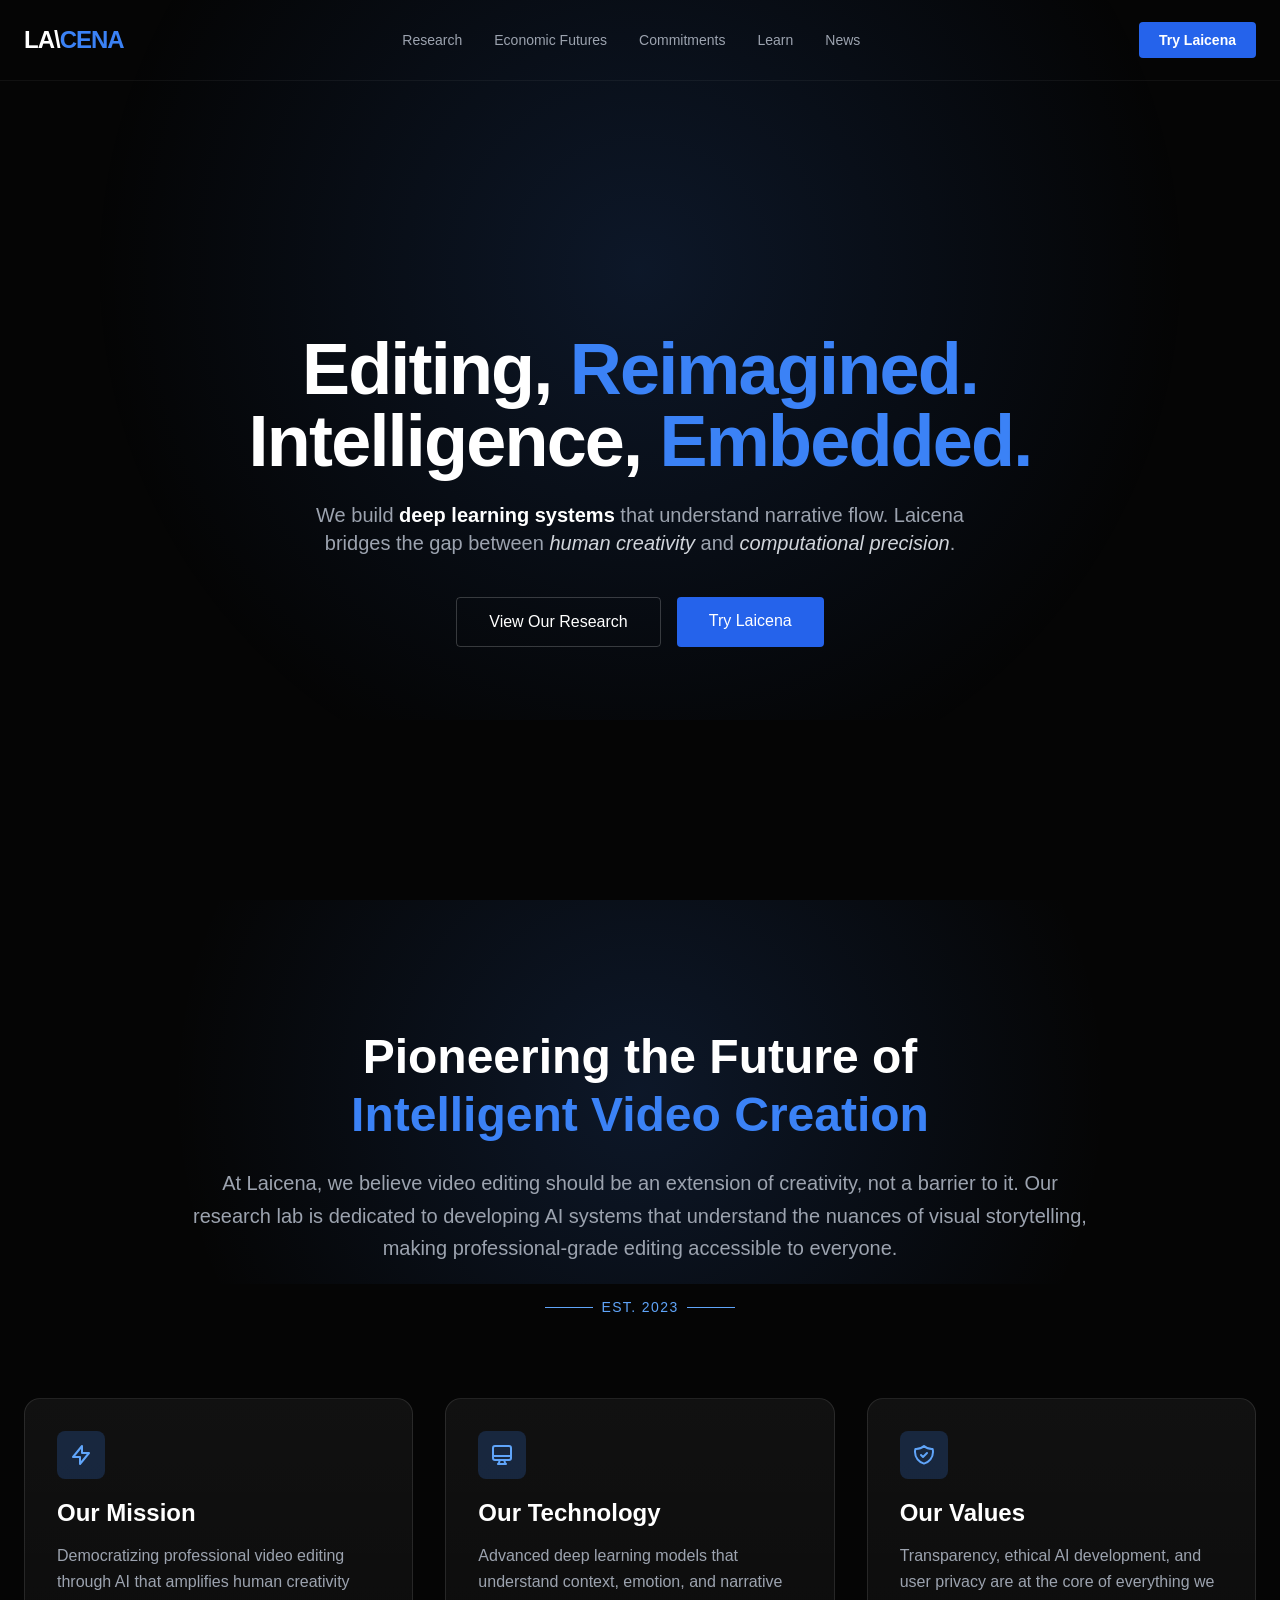
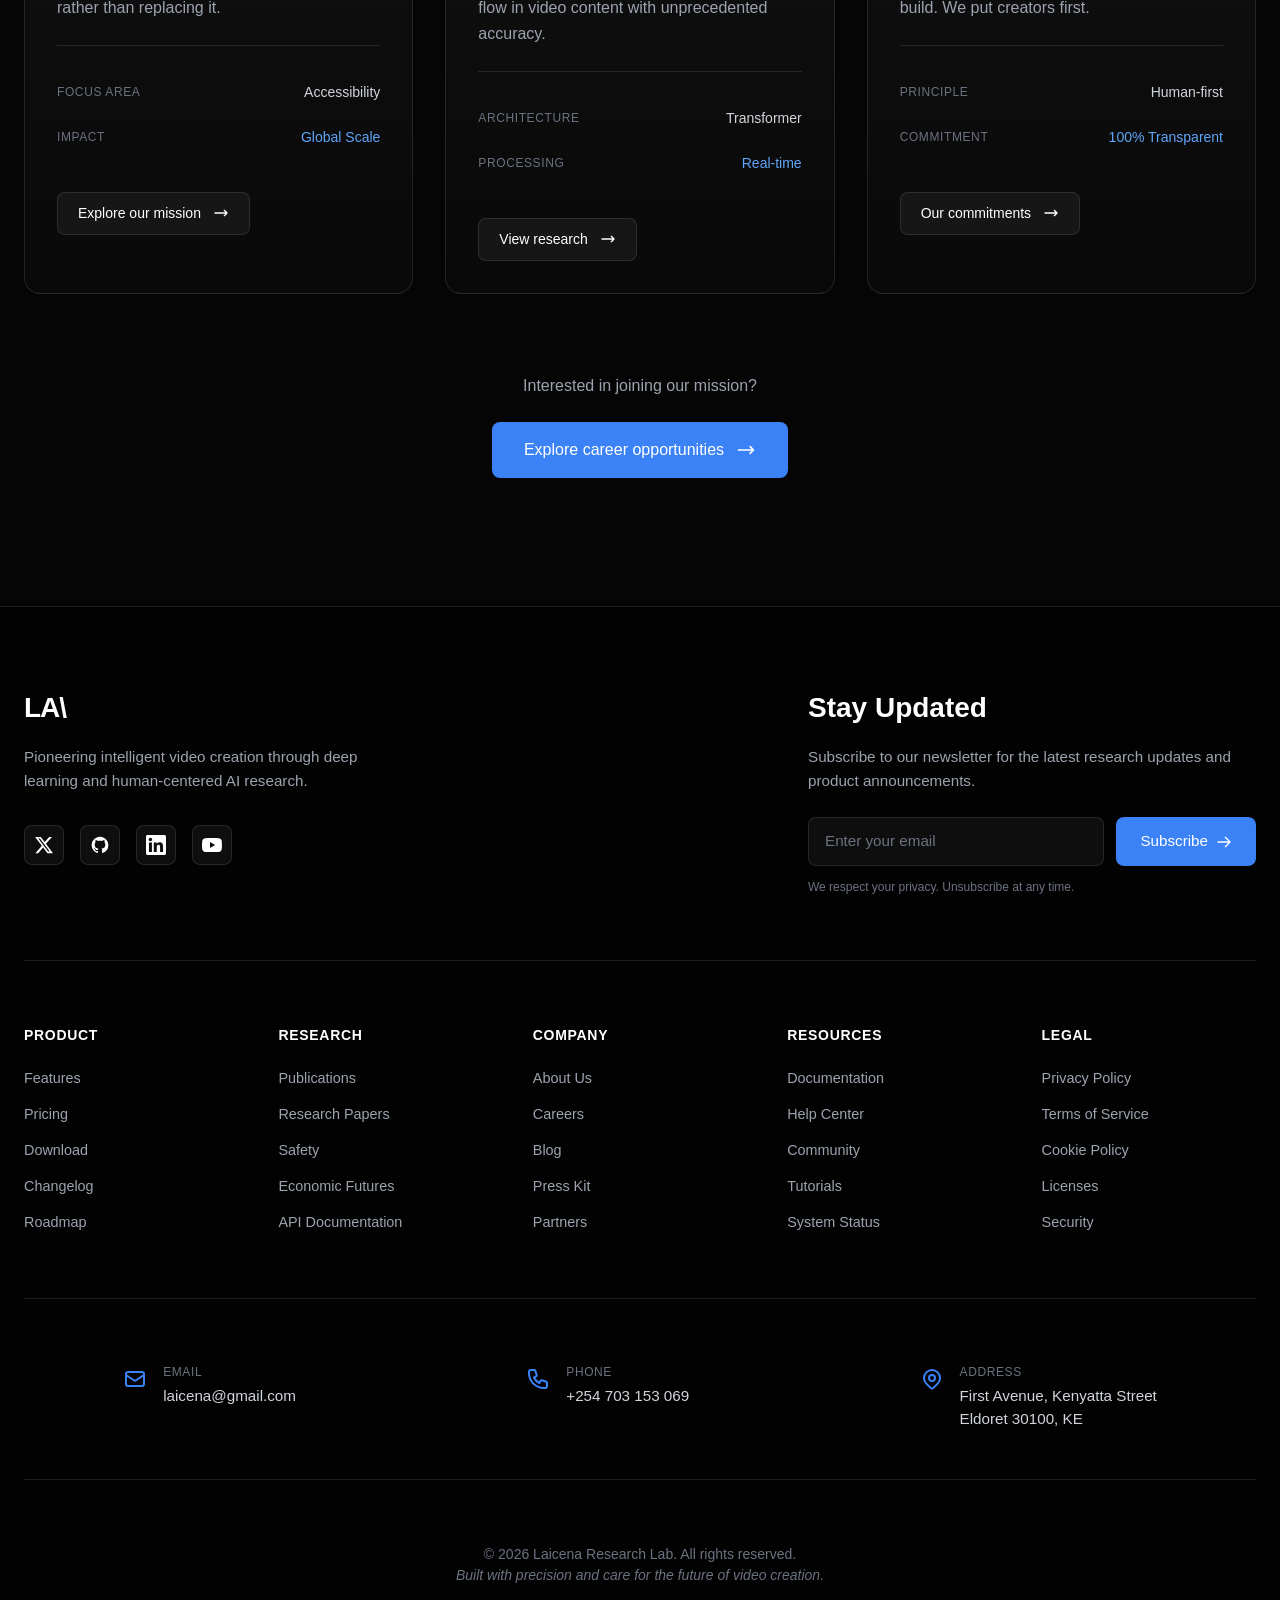
<file: index.html>
<!DOCTYPE html>
<html lang="en">
<head>
    <meta charset="UTF-8">
    <meta name="viewport" content="width=device-width, initial-scale=1.0">

    <title>Laicena Research Lab</title>
    
    <!-- 1. TAILWIND CSS (For Layout & Typography) -->
    <!-- This allows us to style quickly using classes like 'flex', 'text-blue-500', etc. -->
    <!-- <script src="https://cdn.tailwindcss.com"></script> -->
    
    <!-- 2. GOOGLE FONTS (Inter for that clean, scientific look) -->

    <!-- favicon -->
    <link rel="icon" type="image/png" href="favicon.png">

    <!--styles -->
   
    <link rel="stylesheet" href="style.css">
    <script src=tailwind.js></script>
    
</head>
<body>

    <!-- BACKGROUND GLOW CONTAINER -->
    <div class="bg-glow"></div>

    <!-- FIXED HEADER SECTION -->
    <!-- 'fixed top-0 w-full z-50' keeps it stuck at the top -->
    <!-- FIXED HEADER SECTION -->
<header id="main-header" class="fixed top-0 w-full z-50 border-b border-white/5 transition-all duration-300">
    <div class="max-w-7xl mx-auto px-6 h-20 flex items-center justify-between">
        
        <!-- 1. LOGO (LA\SENA) -->
        <a href="index.html" class="text-2xl tracking-tighter flex-shrink-0">
            <span class="logo-main">LA\</span><span class="logo-hidden">CENA</span>
        </a>

        <!-- 2. DESKTOP NAVIGATION (Hidden on mobile) -->
        <nav class="hidden md:flex items-center space-x-8">
            <a href="research.html" class="nav-link">Research</a>
            <a href="economicFutures.html" class="nav-link">Economic Futures</a>
            <a href="commitments.html" class="nav-link">Commitments</a>
            <a href="learn.html" class="nav-link">Learn</a>
            <a href="news.html" class="nav-link">News</a>
        </nav>

        <!-- 3. DESKTOP CTA + MOBILE TOGGLE -->
        <div class="flex items-center gap-4">
            <!-- Desktop CTA Button -->
            <a href="#try" class="hidden md:inline-block px-5 py-2 text-sm font-semibold text-white bg-blue-600 rounded hover:bg-blue-700 transition-colors">
                Try Laicena
            </a>
            
            <!-- Mobile Menu Toggle Button -->
            <button id="mobile-menu-btn" class="md:hidden text-white p-2 hover:bg-white/10 rounded-lg transition-colors" aria-label="Toggle menu" aria-expanded="false">
                <!-- Hamburger Icon -->
                <svg id="hamburger-icon" xmlns="http://www.w3.org/2000/svg" class="h-6 w-6" fill="none" viewBox="0 0 24 24" stroke="currentColor">
                    <path stroke-linecap="round" stroke-linejoin="round" stroke-width="2" d="M4 6h16M4 12h16M4 18h16" />
                </svg>
                <!-- Close Icon (hidden by default) -->
                <svg id="close-icon" xmlns="http://www.w3.org/2000/svg" class="h-6 w-6 hidden" fill="none" viewBox="0 0 24 24" stroke="currentColor">
                    <path stroke-linecap="round" stroke-linejoin="round" stroke-width="2" d="M6 18L18 6M6 6l12 12" />
                </svg>
            </button>
        </div>
    </div>

    <!-- 4. MOBILE MENU (Hidden by default, slides down) -->
    <div id="mobile-menu" class="md:hidden hidden bg-black/95 backdrop-blur-lg border-t border-white/10">
        <div class="px-6 py-4 space-y-2">
            <a href="research.html" class="mobile-nav-link">Research</a>
            <a href="economic-futures.html" class="mobile-nav-link">Economic Futures</a>
            <a href="commitments.html" class="mobile-nav-link">Commitments</a>
            <a href="learn.html" class="mobile-nav-link">Learn</a>
            <a href="news.html" class="mobile-nav-link">News</a>
            <!-- Mobile CTA Button -->
            <a href="#try" class="mobile-cta-btn">Try Laicena</a>
        </div>
    </div>
</header>


    <section class="relative min-h-screen flex items-center justify-center pt-20">
        <div class="text-center max-w-4xl px-6">
            <!-- Main Headline -->
            <h1 class="text-5xl md:text-7xl font-bold tracking-tight mb-6">
                Editing, <span class="text-accent">Reimagined.</span><br>
                Intelligence, <span class="text-accent">Embedded.</span>
            </h1>
            
            <!-- Subheadline -->
            <p class="text-lg md:text-xl text-gray-400 mb-10 max-w-2xl mx-auto leading-relaxed">
                We build <strong class="text-white">deep learning systems</strong> that understand narrative flow. 
                Laicena bridges the gap between <em class="text-gray-300">human creativity</em> and <em class="text-gray-300">computational precision</em>.
            </p>

            <!-- Hero Buttons -->
            <div class="flex flex-col md:flex-row gap-4 justify-center">
                <a href="research.html" class="px-8 py-3 text-white border border-white/20 rounded hover:bg-white/10 transition-colors">
                    View Our Research
                </a>
                <a href="#try" class="px-8 py-3 text-white bg-blue-600 rounded hover:bg-blue-700 transition-colors">
                    Try Laicena
                </a>
            </div>
        </div>
    </section>

    

    <!-- ABOUT SECTION -->
<section id="about" class="about-section">
    <!-- Background Accent Glow -->
    <div class="about-glow"></div>
    
    <div class="about-container">
        
        <!-- Welcoming Message -->
        <div class="about-header">
            <h2 class="about-title">
                Pioneering the Future of <br>
                <span class="text-accent">Intelligent Video Creation</span>
            </h2>
            <p class="about-description">
                At Laicena, we believe video editing should be an extension of creativity, not a barrier to it. 
                Our research lab is dedicated to developing AI systems that understand the nuances of visual storytelling, 
                making professional-grade editing accessible to everyone.
            </p>
            <div class="about-divider">
                <span class="divider-line"></span>
                <span class="divider-text">Est. 2023</span>
                <span class="divider-line"></span>
            </div>
        </div>

        <!-- Cards Grid -->
        <div class="cards-grid">
            
            <!-- Card 1: Our Mission -->
            <div class="card card-mission">
                <!-- Card Header -->
                <div class="card-header">
                    <div class="card-icon">
                        <svg xmlns="http://www.w3.org/2000/svg" class="icon-svg" fill="none" viewBox="0 0 24 24" stroke="currentColor">
                            <path stroke-linecap="round" stroke-linejoin="round" stroke-width="2" d="M13 10V3L4 14h7v7l9-11h-7z" />
                        </svg>
                    </div>
                    <h3 class="card-title">Our Mission</h3>
                    <p class="card-description">
                        Democratizing professional video editing through AI that amplifies human creativity rather than replacing it.
                    </p>
                </div>

                <!-- Metadata -->
                <div class="card-metadata">
                    <div class="metadata-row">
                        <span class="metadata-label">Focus Area</span>
                        <span class="metadata-value">Accessibility</span>
                    </div>
                    <div class="metadata-row">
                        <span class="metadata-label">Impact</span>
                        <span class="metadata-value highlight">Global Scale</span>
                    </div>
                </div>

                <!-- Button -->
                <a href="#mission" class="card-button">
                    <span>Explore our mission</span>
                    <svg xmlns="http://www.w3.org/2000/svg" class="button-arrow" fill="none" viewBox="0 0 24 24" stroke="currentColor">
                        <path stroke-linecap="round" stroke-linejoin="round" stroke-width="2" d="M17 8l4 4m0 0l-4 4m4-4H3" />
                    </svg>
                </a>
            </div>

            <!-- Card 2: Our Technology -->
            <div class="card card-technology">
                <!-- Card Header -->
                <div class="card-header">
                    <div class="card-icon">
                        <svg xmlns="http://www.w3.org/2000/svg" class="icon-svg" fill="none" viewBox="0 0 24 24" stroke="currentColor">
                            <path stroke-linecap="round" stroke-linejoin="round" stroke-width="2" d="M9.75 17L9 20l-1 1h8l-1-1-.75-3M3 13h18M5 17h14a2 2 0 002-2V5a2 2 0 00-2-2H5a2 2 0 00-2 2v10a2 2 0 002 2z" />
                        </svg>
                    </div>
                    <h3 class="card-title">Our Technology</h3>
                    <p class="card-description">
                        Advanced deep learning models that understand context, emotion, and narrative flow in video content with unprecedented accuracy.
                    </p>
                </div>

                <!-- Metadata -->
                <div class="card-metadata">
                    <div class="metadata-row">
                        <span class="metadata-label">Architecture</span>
                        <span class="metadata-value">Transformer</span>
                    </div>
                    <div class="metadata-row">
                        <span class="metadata-label">Processing</span>
                        <span class="metadata-value highlight">Real-time</span>
                    </div>
                </div>

                <!-- Button -->
                <a href="#research" class="card-button">
                    <span>View research</span>
                    <svg xmlns="http://www.w3.org/2000/svg" class="button-arrow" fill="none" viewBox="0 0 24 24" stroke="currentColor">
                        <path stroke-linecap="round" stroke-linejoin="round" stroke-width="2" d="M17 8l4 4m0 0l-4 4m4-4H3" />
                    </svg>
                </a>
            </div>

            <!-- Card 3: Our Values -->
            <div class="card card-values">
                <!-- Card Header -->
                <div class="card-header">
                    <div class="card-icon">
                        <svg xmlns="http://www.w3.org/2000/svg" class="icon-svg" fill="none" viewBox="0 0 24 24" stroke="currentColor">
                            <path stroke-linecap="round" stroke-linejoin="round" stroke-width="2" d="M9 12l2 2 4-4m5.618-4.016A11.955 11.955 0 0112 2.944a11.955 11.955 0 01-8.618 3.04A12.02 12.02 0 003 9c0 5.591 3.824 10.29 9 11.622 5.176-1.332 9-6.03 9-11.622 0-1.042-.133-2.052-.382-3.016z" />
                        </svg>
                    </div>
                    <h3 class="card-title">Our Values</h3>
                    <p class="card-description">
                        Transparency, ethical AI development, and user privacy are at the core of everything we build. We put creators first.
                    </p>
                </div>

                <!-- Metadata -->
                <div class="card-metadata">
                    <div class="metadata-row">
                        <span class="metadata-label">Principle</span>
                        <span class="metadata-value">Human-first</span>
                    </div>
                    <div class="metadata-row">
                        <span class="metadata-label">Commitment</span>
                        <span class="metadata-value highlight">100% Transparent</span>
                    </div>
                </div>

                <!-- Button -->
                <a href="#commitments" class="card-button">
                    <span>Our commitments</span>
                    <svg xmlns="http://www.w3.org/2000/svg" class="button-arrow" fill="none" viewBox="0 0 24 24" stroke="currentColor">
                        <path stroke-linecap="round" stroke-linejoin="round" stroke-width="2" d="M17 8l4 4m0 0l-4 4m4-4H3" />
                    </svg>
                </a>
            </div>

        </div>

        <!-- Bottom CTA -->
        <div class="about-cta">
            <p class="cta-text">Interested in joining our mission?</p>
            <a href="#careers" class="cta-button">
                <span>Explore career opportunities</span>
                <svg xmlns="http://www.w3.org/2000/svg" class="cta-arrow" fill="none" viewBox="0 0 24 24" stroke="currentColor">
                    <path stroke-linecap="round" stroke-linejoin="round" stroke-width="2" d="M17 8l4 4m0 0l-4 4m4-4H3" />
                </svg>
            </a>
        </div>

    </div>
</section>



<!-- FOOTER SECTION -->
<!-- FOOTER SECTION -->
<footer class="footer-section">
    <div class="footer-container">
        
        <!-- Top Section: Newsletter & Brand -->
        <div class="footer-top">
            <div class="footer-brand">
                <div class="footer-logo">
                    <!-- Updated: Just LA\ as requested -->
                    <span class="logo-static">LA\</span>
                </div>
                <p class="footer-tagline">Pioneering intelligent video creation through deep learning and human-centered AI research.</p>
                
                <!-- Social Links -->
                <div class="social-links">
                    <a href="https://twitter.com/laicena" target="_blank" rel="noopener noreferrer" class="social-link" aria-label="Twitter">
                        <svg xmlns="http://www.w3.org/2000/svg" class="social-icon" fill="currentColor" viewBox="0 0 24 24">
                            <path d="M18.244 2.25h3.308l-7.227 8.26 8.502 11.24H16.17l-5.214-6.817L4.99 21.75H1.68l7.73-8.835L1.254 2.25H8.08l4.713 6.231zm-1.161 17.52h1.833L7.084 4.126H5.117z"/>
                        </svg>
                    </a>
                    <a href="https://github.com/laicena" target="_blank" rel="noopener noreferrer" class="social-link" aria-label="GitHub">
                        <svg xmlns="http://www.w3.org/2000/svg" class="social-icon" fill="currentColor" viewBox="0 0 24 24">
                            <path fill-rule="evenodd" d="M12 2C6.477 2 2 6.484 2 12.017c0 4.425 2.865 8.18 6.839 9.504.5.092.682-.217.682-.483 0-.237-.008-.868-.013-1.703-2.782.605-3.369-1.343-3.369-1.343-.454-1.158-1.11-1.466-1.11-1.466-.908-.62.069-.608.069-.608 1.003.07 1.531 1.032 1.531 1.032.892 1.53 2.341 1.088 2.91.832.092-.647.35-1.088.636-1.338-2.22-.253-4.555-1.113-4.555-4.951 0-1.093.39-1.988 1.029-2.688-.103-.253-.446-1.272.098-2.65 0 0 .84-.27 2.75 1.026A9.564 9.564 0 0112 6.844c.85.004 1.705.115 2.504.337 1.909-1.296 2.747-1.027 2.747-1.027.546 1.379.202 2.398.1 2.651.64.7 1.028 1.595 1.028 2.688 0 3.848-2.339 4.695-4.566 4.943.359.309.678.92.678 1.855 0 1.338-.012 2.419-.012 2.747 0 .268.18.58.688.482A10.019 10.019 0 0022 12.017C22 6.484 17.522 2 12 2z" clip-rule="evenodd"/>
                        </svg>
                    </a>
                    <a href="https://linkedin.com/company/laicena" target="_blank" rel="noopener noreferrer" class="social-link" aria-label="LinkedIn">
                        <svg xmlns="http://www.w3.org/2000/svg" class="social-icon" fill="currentColor" viewBox="0 0 24 24">
                            <path d="M20.447 20.452h-3.554v-5.569c0-1.328-.027-3.037-1.852-3.037-1.853 0-2.136 1.445-2.136 2.939v5.667H9.351V9h3.414v1.561h.046c.477-.9 1.637-1.85 3.37-1.85 3.601 0 4.267 2.37 4.267 5.455v6.286zM5.337 7.433c-1.144 0-2.063-.926-2.063-2.065 0-1.138.92-2.063 2.063-2.063 1.14 0 2.064.925 2.064 2.063 0 1.139-.925 2.065-2.064 2.065zm1.782 13.019H3.555V9h3.564v11.452zM22.225 0H1.771C.792 0 0 .774 0 1.729v20.542C0 23.227.792 24 1.771 24h20.451C23.2 24 24 23.227 24 22.271V1.729C24 .774 23.2 0 22.222 0h.003z"/>
                        </svg>
                    </a>
                    <a href="https://youtube.com/@laicena" target="_blank" rel="noopener noreferrer" class="social-link" aria-label="YouTube">
                        <svg xmlns="http://www.w3.org/2000/svg" class="social-icon" fill="currentColor" viewBox="0 0 24 24">
                            <path d="M23.498 6.186a3.016 3.016 0 0 0-2.122-2.136C19.505 3.545 12 3.545 12 3.545s-7.505 0-9.377.505A3.017 3.017 0 0 0 .502 6.186C0 8.07 0 12 0 12s0 3.93.502 5.814a3.016 3.016 0 0 0 2.122 2.136c1.871.505 9.376.505 9.376.505s7.505 0 9.377-.505a3.015 3.015 0 0 0 2.122-2.136C24 15.93 24 12 24 12s0-3.93-.502-5.814zM9.545 15.568V8.432L15.818 12l-6.273 3.568z"/>
                        </svg>
                    </a>
                </div>
            </div>

            <!-- Newsletter Subscription -->
            <div class="footer-newsletter">
                <h3 class="newsletter-title">Stay Updated</h3>
                <p class="newsletter-description">Subscribe to our newsletter for the latest research updates and product announcements.</p>
                <form class="newsletter-form" action="#" method="POST">
                    <div class="form-group">
                        <input type="email" name="email" placeholder="Enter your email" class="form-input" required aria-label="Email address">
                        <button type="submit" class="form-button">
                            <span>Subscribe</span>
                            <svg xmlns="http://www.w3.org/2000/svg" class="button-icon" fill="none" viewBox="0 0 24 24" stroke="currentColor">
                                <path stroke-linecap="round" stroke-linejoin="round" stroke-width="2" d="M14 5l7 7m0 0l-7 7m7-7H3" />
                            </svg>
                        </button>
                    </div>
                    <p class="form-privacy">We respect your privacy. Unsubscribe at any time.</p>
                </form>
            </div>
        </div>

        <!-- Middle Section: Navigation Links -->
        <div class="footer-middle">
            <div class="footer-column">
                <h4 class="column-title">Product</h4>
                <ul class="column-links">
                    <li><a href="#features" class="link">Features</a></li>
                    <li><a href="#pricing" class="link">Pricing</a></li>
                    <li><a href="#download" class="link">Download</a></li>
                    <li><a href="#changelog" class="link">Changelog</a></li>
                    <li><a href="#roadmap" class="link">Roadmap</a></li>
                </ul>
            </div>

            <div class="footer-column">
                <h4 class="column-title">Research</h4>
                <ul class="column-links">
                    <li><a href="research.html" class="link">Publications</a></li>
                    <li><a href="#papers" class="link">Research Papers</a></li>
                    <li><a href="#safety" class="link">Safety</a></li>
                    <li><a href="economic-futures.html" class="link">Economic Futures</a></li>
                    <li><a href="#api" class="link">API Documentation</a></li>
                </ul>
            </div>

            <div class="footer-column">
                <h4 class="column-title">Company</h4>
                <ul class="column-links">
                    <li><a href="index.html#about" class="link">About Us</a></li>
                    <li><a href="#careers" class="link">Careers</a></li>
                    <li><a href="#blog" class="link">Blog</a></li>
                    <li><a href="#press" class="link">Press Kit</a></li>
                    <li><a href="#partners" class="link">Partners</a></li>
                </ul>
            </div>

            <div class="footer-column">
                <h4 class="column-title">Resources</h4>
                <ul class="column-links">
                    <li><a href="learn.html" class="link">Documentation</a></li>
                    <li><a href="#help-center" class="link">Help Center</a></li>
                    <li><a href="#community" class="link">Community</a></li>
                    <li><a href="#tutorials" class="link">Tutorials</a></li>
                    <li><a href="#status" class="link">System Status</a></li>
                </ul>
            </div>

            <div class="footer-column">
                <h4 class="column-title">Legal</h4>
                <ul class="column-links">
                    <li><a href="#privacy" class="link">Privacy Policy</a></li>
                    <li><a href="#terms" class="link">Terms of Service</a></li>
                    <li><a href="#cookies" class="link">Cookie Policy</a></li>
                    <li><a href="#licenses" class="link">Licenses</a></li>
                    <li><a href="#security" class="link">Security</a></li>
                </ul>
            </div>
        </div>

        <!-- Bottom Section: Contact Info (UPDATED WITH YOUR DETAILS) -->
        <div class="footer-bottom">
            <div class="contact-info">
                <div class="contact-item">
                    <svg xmlns="http://www.w3.org/2000/svg" class="contact-icon" fill="none" viewBox="0 0 24 24" stroke="currentColor">
                        <path stroke-linecap="round" stroke-linejoin="round" stroke-width="2" d="M3 8l7.89 5.26a2 2 0 002.22 0L21 8M5 19h14a2 2 0 002-2V7a2 2 0 00-2-2H5a2 2 0 00-2 2v10a2 2 0 002 2z" />
                    </svg>
                    <div class="contact-details">
                        <span class="contact-label">Email</span>
                        <!-- Updated: Your email -->
                        <a href="mailto:laicena@gmail.com" class="contact-value">laicena@gmail.com</a>
                    </div>
                </div>

                <div class="contact-item">
                    <svg xmlns="http://www.w3.org/2000/svg" class="contact-icon" fill="none" viewBox="0 0 24 24" stroke="currentColor">
                        <path stroke-linecap="round" stroke-linejoin="round" stroke-width="2" d="M3 5a2 2 0 012-2h3.28a1 1 0 01.948.684l1.498 4.493a1 1 0 01-.502 1.21l-2.257 1.13a11.042 11.042 0 005.516 5.516l1.13-2.257a1 1 0 011.21-.502l4.493 1.498a1 1 0 01.684.949V19a2 2 0 01-2 2h-1C9.716 21 3 14.284 3 6V5z" />
                    </svg>
                    <div class="contact-details">
                        <span class="contact-label">Phone</span>
                        <!-- Updated: Your phone number -->
                        <a href="tel:+254705269137" class="contact-value">+254 703 153 069</a>
                    </div>
                </div>

                <div class="contact-item">
                    <svg xmlns="http://www.w3.org/2000/svg" class="contact-icon" fill="none" viewBox="0 0 24 24" stroke="currentColor">
                        <path stroke-linecap="round" stroke-linejoin="round" stroke-width="2" d="M17.657 16.657L13.414 20.9a1.998 1.998 0 01-2.827 0l-4.244-4.243a8 8 0 1111.314 0z" />
                        <path stroke-linecap="round" stroke-linejoin="round" stroke-width="2" d="M15 11a3 3 0 11-6 0 3 3 0 016 0z" />
                    </svg>
                    <div class="contact-details">
                        <span class="contact-label">Address</span>
                        <!-- Updated: Your address -->
                        <span class="contact-value">First Avenue, Kenyatta Street<br>Eldoret 30100, KE</span>
                    </div>
                </div>
            </div>
        </div>

        <!-- Copyright -->
        <div class="footer-copyright">
            <!-- Updated: Correct year and brand name -->
            <p>&copy; 2026 Laicena Research Lab. All rights reserved.</p>
            <p class="copyright-note">Built with precision and care for the future of video creation.</p>
        </div>

    </div>
</footer>


</body>
<script src="main.js"></script>
</html>
</file>
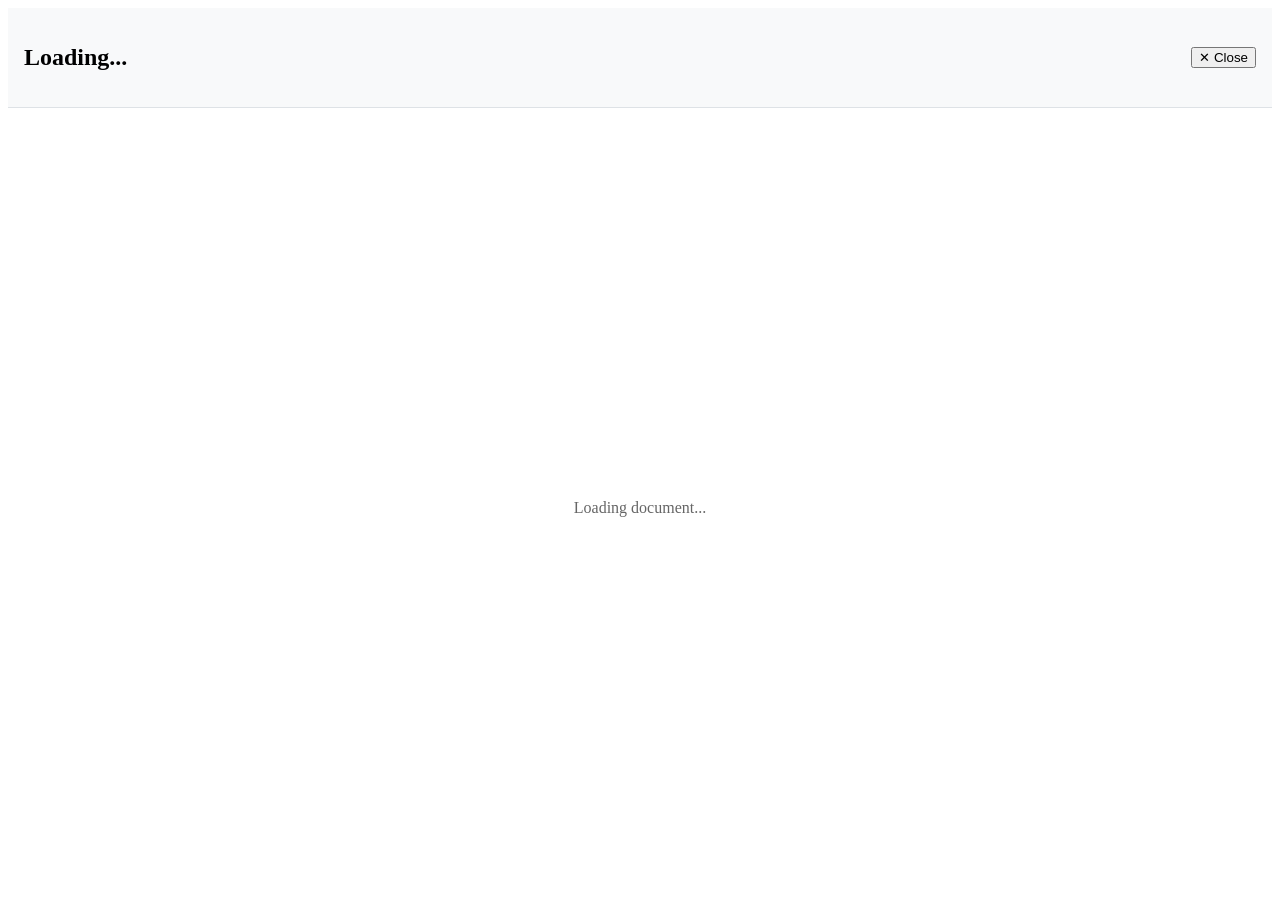
<file: pages/viewer/file_viewer.html>
<!DOCTYPE html>
<html lang="en">
<head>
  <meta charset="UTF-8">
  <meta name="viewport" content="width=device-width, initial-scale=1.0">
  <title>Document Viewer</title>
  <style>
    .viewer-container { 
      width: 100%; 
      height: 100vh; 
      display: flex; 
      flex-direction: column; 
    }
    .viewer-header {
      padding: 1rem;
      background: #f8f9fa;
      border-bottom: 1px solid #dee2e6;
      display: flex;
      justify-content: space-between;
      align-items: center;
    }
    .pdf-frame { 
      flex: 1; 
      border: none; 
      width: 100%; 
    }
    .loading { 
      display: flex; 
      align-items: center; 
      justify-content: center; 
      height: 100%; 
      color: #666; 
    }
  </style>
</head>
<body>
  <div class="viewer-container">
    <div class="viewer-header">
      <h2 id="doc-title">Loading...</h2>
      <button onclick="window.close()" class="btn-close">✕ Close</button>
    </div>
    <div id="viewer-content" class="loading">Loading document...</div>
  </div>

  <script type="module">
    import { loadDocumentMetadata, renderPdfViewer } from '/utils/pdfLoader.js';
    
    // Extract fileId from URL: /viewer/STA-320-lecture-1-2
    const fileId = window.location.pathname.split('/').pop();
    
    async function initViewer() {
      try {
        // Load metadata from registry (scalable!)
        const metadata = await loadDocumentMetadata(fileId);
        document.getElementById('doc-title').textContent = metadata.title;
        
        // Render the appropriate viewer based on file type
        await renderPdfViewer('viewer-content', metadata.url, {
          embedMode: 'FULL_WINDOW', // or 'SIZED_CONTAINER'
          showDownload: false,      // Control user actions
          showPrint: metadata.allowPrint ?? true
        });
      } catch (error) {
        document.getElementById('viewer-content').innerHTML = 
          `<p style="color:red">Error loading document: ${error.message}</p>`;
      }
    }
    
    initViewer();
    export async function loadDocumentMetadata(fileId) {
  const response = await fetch('/config/documents.json');
  const config = await response.json();
  const doc = config.documents[fileId];
  if (!doc) throw new Error(`Document "${fileId}" not found`);
  return doc;
}
  </script>
</body>
</html>
</file>
<file: style.css>
/* Base Settings */
        body {
            font-family: 'Inter', sans-serif;
            background-color: #050505; /* Deep Black */
            color: #ffffff;
            overflow-x: hidden; /* Prevent horizontal scroll */
        }

        /* Background Glow Effect (Anthropic Style) */
        .bg-glow {
            position: fixed;
            top: -20%;
            left: 50%;
            transform: translatex(-50%);
            width: 100vw;
            height: 100vh;
            background: radial-gradient(circle, rgba(59,130,246,0.15) 0%, rgba(5,5,5,0) 70%);
            z-index: -1; /* Behind everything */
            pointer-events: none;
        }

        /* Header Transition */
        header {
            transition: background-color 0.3s ease, padding 0.3s ease;
        }
        
        /* Header State when Scrolled */
        header.scrolled {
            background-color: rgba(5, 5, 5, 0.8); /* Darken on scroll */
            backdrop-filter: blur(10px); /* Blur effect behind header */
            padding-top: 1rem;
            padding-bottom: 1rem;
        }

        /* LOGO ANIMATION SPECIFICS */
        .logo-main {
            color: white;
            font-weight: 700;
            letter-spacing: -1px;
        }
        .logo-hidden {
            color: #3B82F6; /* Blue Color */
            font-weight: 700;
            letter-spacing: -1px;
            transition: opacity 0.4s ease, transform 0.4s ease;
            display: inline-block;
        }
        
        /* This class is added by JS when scrolling */
        header.scrolled .logo-hidden {
            opacity: 0;
            transform: translateX(-10px); /* Slide left slightly as it fades */
            width: 0; /* Collapse width so layout doesn't jump */
            overflow: hidden;
            transition-duration: 5s;
        }

        /* Utility for Blue Text */
        .text-accent {
            color: #3B82F6; 
        }



        /* ========================================
   ABOUT SECTION - PLAIN CSS
   Theme: Black & Blue (Laicena)
   ======================================== */

/* Section Base */
.about-section {
    position: relative;
    padding: 8rem 1.5rem;
    overflow: hidden;
    background-color: #050505;
}

/* Background Glow Effect */
.about-glow {
    position: absolute;
    top: 0;
    left: 50%;
    transform: translateX(-50%);
    width: 100%;
    max-width: 80rem;
    height: 24rem;
    background: radial-gradient(circle, rgba(59, 130, 246, 0.15) 0%, rgba(5, 5, 5, 0) 70%);
    border-radius: 9999px;
    pointer-events: none;
    z-index: 0;
}

/* Container */
.about-container {
    max-width: 80rem;
    margin: 0 auto;
    position: relative;
    z-index: 10;
}

/* ========================================
   Header / Welcoming Message
   ======================================== */
.about-header {
    max-width: 56rem;
    margin: 0 auto 5rem auto;
    text-align: center;
}

.about-title {
    font-size: 2.25rem;
    font-weight: 700;
    line-height: 1.2;
    margin-bottom: 1.5rem;
    color: #ffffff;
}

@media (min-width: 768px) {
    .about-title {
        font-size: 3rem;
    }
}

.text-accent {
    color: #3B82F6; /* Blue accent */
}

.about-description {
    font-size: 1.125rem;
    line-height: 1.625;
    color: #9CA3AF; /* gray-400 */
    margin-bottom: 2rem;
}

@media (min-width: 768px) {
    .about-description {
        font-size: 1.25rem;
    }
}

/* Divider with Lines */
.about-divider {
    display: flex;
    align-items: center;
    justify-content: center;
    gap: 0.5rem;
    color: #60A5FA; /* blue-400 */
}

.divider-line {
    width: 3rem;
    height: 1px;
    background-color: #60A5FA;
}

.divider-text {
    font-size: 0.875rem;
    text-transform: uppercase;
    letter-spacing: 0.1em;
    white-space: nowrap;
}

/* ========================================
   Cards Grid Layout
   ======================================== */
.cards-grid {
    display: grid;
    grid-template-columns: 1fr;
    gap: 2rem;
}

@media (min-width: 768px) {
    .cards-grid {
        grid-template-columns: repeat(2, 1fr);
    }
}

@media (min-width: 1024px) {
    .cards-grid {
        grid-template-columns: repeat(3, 1fr);
    }
}

/* ========================================
   Individual Card Styles
   ======================================== */
.card {
    position: relative;
    background: linear-gradient(to bottom, rgba(255, 255, 255, 0.05), rgba(255, 255, 255, 0.02));
    border: 1px solid rgba(255, 255, 255, 0.1);
    border-radius: 1rem;
    padding: 2rem;
    transition: all 0.5s ease;
}

.card:hover {
    border-color: rgba(59, 130, 246, 0.5);
    transform: translateY(-0.5rem);
    background: linear-gradient(to bottom, rgba(255, 255, 255, 0.1), rgba(255, 255, 255, 0.03));
}

/* Card Header */
.card-header {
    margin-bottom: 1.5rem;
}

.card-icon {
    width: 3rem;
    height: 3rem;
    background-color: rgba(59, 130, 246, 0.2);
    border-radius: 0.5rem;
    display: flex;
    align-items: center;
    justify-content: center;
    margin-bottom: 1rem;
    transition: background-color 0.3s ease;
}

.card:hover .card-icon {
    background-color: rgba(59, 130, 246, 0.3);
}

.icon-svg {
    width: 1.5rem;
    height: 1.5rem;
    color: #60A5FA; /* blue-400 */
}

.card-title {
    font-size: 1.5rem;
    font-weight: 600;
    color: #ffffff;
    margin-bottom: 0.75rem;
    transition: color 0.3s ease;
}

.card:hover .card-title {
    color: #60A5FA;
}

.card-description {
    color: #9CA3AF;
    line-height: 1.625;
    margin-bottom: 1.5rem;
}

/* Card Metadata */
.card-metadata {
    space-y: 0.75rem;
    margin-bottom: 2rem;
    padding-top: 1.5rem;
    border-top: 1px solid rgba(255, 255, 255, 0.1);
}

.metadata-row {
    display: flex;
    justify-content: space-between;
    align-items: center;
    padding: 0.75rem 0;
}

.metadata-label {
    font-size: 0.75rem;
    text-transform: uppercase;
    letter-spacing: 0.05em;
    color: #6B7280; /* gray-500 */
}

.metadata-value {
    font-size: 0.875rem;
    color: #D1D5DB; /* gray-300 */
}

.metadata-value.highlight {
    color: #60A5FA; /* blue-400 */
}

/* Card Button */
.card-button {
    display: inline-flex;
    align-items: center;
    gap: 0.75rem;
    padding: 0.625rem 1.25rem;
    background-color: rgba(255, 255, 255, 0.05);
    border: 1px solid rgba(255, 255, 255, 0.1);
    border-radius: 0.5rem;
    color: #ffffff;
    font-size: 0.875rem;
    font-weight: 500;
    text-decoration: none;
    transition: all 0.3s ease;
}

.card-button:hover {
    background-color: #3B82F6;
    border-color: #3B82F6;
}

.button-arrow {
    width: 1rem;
    height: 1rem;
    transition: transform 0.3s ease;
}

.card-button:hover .button-arrow {
    transform: translateX(0.25rem);
}

/* ========================================
   Bottom CTA Section
   ======================================== */
.about-cta {
    margin-top: 5rem;
    text-align: center;
}

.cta-text {
    color: #9CA3AF;
    margin-bottom: 1.5rem;
    font-size: 1rem;
}

.cta-button {
    display: inline-flex;
    align-items: center;
    gap: 0.75rem;
    padding: 1rem 2rem;
    background-color: #3B82F6;
    color: #ffffff;
    border-radius: 0.5rem;
    font-size: 1rem;
    font-weight: 500;
    text-decoration: none;
    transition: all 0.3s ease;
}

.cta-button:hover {
    background-color: #2563EB;
    box-shadow: 0 10px 25px -5px rgba(59, 130, 246, 0.25);
}

.cta-arrow {
    width: 1.25rem;
    height: 1.25rem;
}

/* ========================================
   Responsive Adjustments
   ======================================== */
@media (max-width: 640px) {
    .about-section {
        padding: 4rem 1rem;
    }
    
    .about-title {
        font-size: 1.875rem;
    }
    
    .card {
        padding: 1.5rem;
    }
    
    .card-title {
        font-size: 1.25rem;
    }
}

/* ========================================
   Utility Classes (Reusable)
   ======================================== */
.text-accent {
    color: #3B82F6;
}

/* Smooth scroll behavior for anchor links */
html {
    scroll-behavior: smooth;
}


/* ========================================
   FOOTER SECTION - PLAIN CSS
   Theme: Black & Blue (Laicena)
   ======================================== */

.footer-section {
    background-color: #020202;
    border-top: 1px solid rgba(255, 255, 255, 0.1);
    padding: 5rem 1.5rem 2rem;
    position: relative;
}

.footer-container {
    max-width: 80rem;
    margin: 0 auto;
}

/* ========================================
   Footer Top: Brand & Newsletter
   ======================================== */
.footer-top {
    display: grid;
    grid-template-columns: 1fr;
    gap: 3rem;
    padding-bottom: 4rem;
    border-bottom: 1px solid rgba(255, 255, 255, 0.1);
    margin-bottom: 4rem;
}

@media (min-width: 768px) {
    .footer-top {
        grid-template-columns: 1fr 1fr;
    }
}

/* Footer Brand */
.footer-brand {
    max-width: 24rem;
}

.footer-logo {
    font-size: 1.75rem;
    font-weight: 700;
    letter-spacing: -1px;
    margin-bottom: 1rem;
    display: inline-block;
}

.footer-tagline {
    color: #9CA3AF;
    line-height: 1.6;
    margin-bottom: 2rem;
    font-size: 0.95rem;
}

/* Social Links */
.social-links {
    display: flex;
    gap: 1rem;
}

.social-link {
    width: 2.5rem;
    height: 2.5rem;
    background-color: rgba(255, 255, 255, 0.05);
    border: 1px solid rgba(255, 255, 255, 0.1);
    border-radius: 0.5rem;
    display: flex;
    align-items: center;
    justify-content: center;
    transition: all 0.3s ease;
}

.social-link:hover {
    background-color: #3B82F6;
    border-color: #3B82F6;
    transform: translateY(-2px);
}

.social-icon {
    width: 1.25rem;
    height: 1.25rem;
    color: #ffffff;
}

/* Newsletter */
.footer-newsletter {
    max-width: 28rem;
    margin-left: auto;
}

.newsletter-title {
    font-size: 1.25rem;
    font-weight: 600;
    color: #ffffff;
    margin-bottom: 0.75rem;
}

.newsletter-description {
    color: #9CA3AF;
    font-size: 0.95rem;
    line-height: 1.6;
    margin-bottom: 1.5rem;
}

.newsletter-form {
    width: 100%;
}

.form-group {
    display: flex;
    gap: 0.75rem;
    margin-bottom: 0.75rem;
}

.form-input {
    flex: 1;
    padding: 0.75rem 1rem;
    background-color: rgba(255, 255, 255, 0.05);
    border: 1px solid rgba(255, 255, 255, 0.1);
    border-radius: 0.5rem;
    color: #ffffff;
    font-size: 0.95rem;
    transition: all 0.3s ease;
}

.form-input::placeholder {
    color: #6B7280;
}

.form-input:focus {
    outline: none;
    border-color: #3B82F6;
    background-color: rgba(255, 255, 255, 0.08);
}

.form-button {
    display: inline-flex;
    align-items: center;
    gap: 0.5rem;
    padding: 0.75rem 1.5rem;
    background-color: #3B82F6;
    border: none;
    border-radius: 0.5rem;
    color: #ffffff;
    font-size: 0.95rem;
    font-weight: 500;
    cursor: pointer;
    transition: all 0.3s ease;
    white-space: nowrap;
}

.form-button:hover {
    background-color: #2563EB;
    transform: translateY(-1px);
}

.button-icon {
    width: 1rem;
    height: 1rem;
}

.form-privacy {
    font-size: 0.75rem;
    color: #6B7280;
    line-height: 1.5;
}

/* ========================================
   Footer Middle: Navigation Columns
   ======================================== */
.footer-middle {
    display: grid;
    grid-template-columns: repeat(2, 1fr);
    gap: 2.5rem;
    padding-bottom: 4rem;
    border-bottom: 1px solid rgba(255, 255, 255, 0.1);
    margin-bottom: 4rem;
}

@media (min-width: 640px) {
    .footer-middle {
        grid-template-columns: repeat(3, 1fr);
    }
}

@media (min-width: 1024px) {
    .footer-middle {
        grid-template-columns: repeat(5, 1fr);
    }
}

.footer-column {
    display: flex;
    flex-direction: column;
}

.column-title {
    font-size: 0.875rem;
    font-weight: 600;
    color: #ffffff;
    text-transform: uppercase;
    letter-spacing: 0.05em;
    margin-bottom: 1.25rem;
}

.column-links {
    list-style: none;
    padding: 0;
    margin: 0;
    display: flex;
    flex-direction: column;
    gap: 0.75rem;
}

.column-links li {
    margin: 0;
}

.link {
    color: #9CA3AF;
    text-decoration: none;
    font-size: 0.9rem;
    transition: all 0.2s ease;
    display: inline-block;
}

.link:hover {
    color: #60A5FA;
    transform: translateX(2px);
}

/* ========================================
   Footer Bottom: Contact Info
   ======================================== */
.footer-bottom {
    padding-bottom: 3rem;
    border-bottom: 1px solid rgba(255, 255, 255, 0.1);
    margin-bottom: 2rem;
}

.contact-info {
    display: flex;
    flex-direction: column;
    gap: 2rem;
}

@media (min-width: 640px) {
    .contact-info {
        flex-direction: row;
        justify-content: space-around;
    }
}

.contact-item {
    display: flex;
    align-items: flex-start;
    gap: 1rem;
}

.contact-icon {
    width: 1.5rem;
    height: 1.5rem;
    color: #3B82F6;
    flex-shrink: 0;
    margin-top: 0.25rem;
}

.contact-details {
    display: flex;
    flex-direction: column;
    gap: 0.25rem;
}

.contact-label {
    font-size: 0.75rem;
    text-transform: uppercase;
    letter-spacing: 0.05em;
    color: #6B7280;
}

.contact-value {
    color: #D1D5DB;
    font-size: 0.95rem;
    text-decoration: none;
    line-height: 1.5;
    transition: color 0.2s ease;
}

.contact-value:hover {
    color: #60A5FA;
}

.contact-value[href] {
    cursor: pointer;
}

/* ========================================
   Footer Copyright
   ======================================== */
.footer-copyright {
    text-align: center;
    padding-top: 2rem;
}

.footer-copyright p {
    color: #6B7280;
    font-size: 0.875rem;
    margin: 0;
}

.copyright-note {
    margin-top: 0.5rem;
    font-size: 0.8rem;
    color: #4B5563;
    font-style: italic;
}

/* ========================================
   Responsive Adjustments
   ======================================== */
@media (max-width: 640px) {
    .footer-section {
        padding: 3rem 1rem 1.5rem;
    }
    
    .footer-top {
        gap: 2rem;
    }
    
    .footer-middle {
        gap: 2rem;
    }
    
    .form-group {
        flex-direction: column;
    }
    
    .form-button {
        width: 100%;
        justify-content: center;
    }
    
    .contact-item {
        flex-direction: column;
        text-align: center;
        align-items: center;
    }
    
    .contact-info {
        gap: 1.5rem;
    }
}

/* ========================================
   Smooth Hover Effects
   ======================================== */
.footer-column .link {
    position: relative;
}

.footer-column .link::after {
    content: '';
    position: absolute;
    bottom: -2px;
    left: 0;
    width: 0;
    height: 1px;
    background-color: #3B82F6;
    transition: width 0.3s ease;
}

.footer-column .link:hover::after {
    width: 100%;
}

/* ========================================
   Newsletter Form Success State
   ======================================== */
.newsletter-form.success .form-input {
    border-color: #10B981;
    background-color: rgba(16, 185, 129, 0.1);
}

.newsletter-form.success .form-button {
    background-color: #10B981;
}

/* ========================================
   Accessibility: Focus States
   ======================================== */
.social-link:focus,
.link:focus,
.contact-value:focus,
.form-input:focus,
.form-button:focus {
    outline: 2px solid #3B82F6;
    outline-offset: 2px;
}

/* Remove default outline for mouse users */
.social-link:focus:not(:focus-visible),
.link:focus:not(:focus-visible),
.contact-value:focus:not(:focus-visible),
.form-input:focus:not(:focus-visible),
.form-button:focus:not(:focus-visible) {
    outline: none;
}






/* ========================================
   RESEARCH PAGE STYLES
   Theme: Black & Blue (Laicena)
   ======================================== */

/* Navigation Link Active State */
.nav-link {
    color: #9CA3AF;
    text-decoration: none;
    font-size: 0.875rem;
    transition: color 0.2s ease;
}
.nav-link:hover,
.nav-link.active {
    color: #60A5FA;
}

/* Research Page Container */
.research-page {
    padding-top: 5rem;
    background-color: #050505;
}

/* Page Header */
.research-header {
    padding: 6rem 0 4rem;
    border-bottom: 1px solid rgba(255, 255, 255, 0.1);
}
.research-title {
    font-size: 3.5rem;
    font-weight: 700;
    color: #ffffff;
    margin-bottom: 1.5rem;
    letter-spacing: -0.02em;
}
.research-intro {
    font-size: 1.125rem;
    line-height: 1.7;
    color: #9CA3AF;
    max-width: 48rem;
    margin-bottom: 1.5rem;
}
.research-teams-nav {
    display: flex;
    flex-wrap: wrap;
    align-items: center;
    gap: 0.75rem;
}
.teams-label {
    font-size: 0.875rem;
    color: #6B7280;
    font-weight: 500;
}
.team-nav-link {
    font-size: 0.875rem;
    color: #9CA3AF;
    text-decoration: none;
    padding: 0.25rem 0.5rem;
    border-radius: 0.25rem;
    transition: all 0.2s ease;
}
.team-nav-link:hover {
    color: #60A5FA;
    background-color: rgba(59, 130, 246, 0.1);
}

/* Teams Grid Section */
.teams-grid-section {
    padding: 4rem 0;
    border-bottom: 1px solid rgba(255, 255, 255, 0.1);
}
.teams-grid {
    display: grid;
    grid-template-columns: 1fr;
    gap: 1.5rem;
}
@media (min-width: 640px) { .teams-grid { grid-template-columns: repeat(2, 1fr); } }
@media (min-width: 1024px) { .teams-grid { grid-template-columns: repeat(4, 1fr); } }

.team-card {
    padding: 1.5rem;
    background-color: rgba(255, 255, 255, 0.02);
    border: 1px solid rgba(255, 255, 255, 0.05);
    border-radius: 0.75rem;
    transition: all 0.3s ease;
}
.team-card:hover {
    background-color: rgba(255, 255, 255, 0.05);
    border-color: rgba(59, 130, 246, 0.3);
    transform: translateY(-2px);
}
.team-card-title {
    font-size: 1.125rem;
    font-weight: 600;
    color: #ffffff;
    margin-bottom: 0.75rem;
}
.team-card-desc {
    font-size: 0.875rem;
    line-height: 1.6;
    color: #9CA3AF;
}

/* Featured Papers Section */
.featured-papers-section {
    padding: 5rem 0;
    border-bottom: 1px solid rgba(255, 255, 255, 0.1);
}
.featured-paper {
    padding: 2rem 0;
    border-bottom: 1px solid rgba(255, 255, 255, 0.05);
}
.featured-paper:last-of-type { border-bottom: none; }

/* Large Featured Paper */
.featured-paper.featured-large {
    display: grid;
    grid-template-columns: 1fr;
    gap: 2rem;
    padding: 2rem;
    background-color: rgba(255, 255, 255, 0.02);
    border-radius: 1rem;
    border: 1px solid rgba(255, 255, 255, 0.1);
}
@media (min-width: 768px) {
    .featured-paper.featured-large {
        grid-template-columns: 1.2fr 1fr;
        align-items: start;
    }
}

/* Media Card */
.paper-media { border-radius: 0.75rem; overflow: hidden; }
.media-card {
    position: relative;
    aspect-ratio: 16/9;
    background: linear-gradient(135deg, rgba(59,130,246,0.15) 0%, rgba(0,0,0,0.9) 100%);
    display: flex;
    align-items: center;
    justify-content: center;
    border-radius: 0.75rem;
}
.play-btn {
    width: 4.5rem;
    height: 4.5rem;
    background-color: rgba(255,255,255,0.95);
    border-radius: 50%;
    display: flex;
    align-items: center;
    justify-content: center;
    cursor: pointer;
    transition: all 0.3s ease;
}
.play-btn:hover {
    transform: scale(1.1);
    background-color: #3B82F6;
}
.play-btn svg {
    width: 1.75rem;
    height: 1.75rem;
    color: #050505;
    margin-left: 0.25rem;
}
.media-tag {
    position: absolute;
    top: 1rem;
    left: 1rem;
    background-color: rgba(59,130,246,0.9);
    color: #ffffff;
    padding: 0.375rem 0.875rem;
    border-radius: 2rem;
    font-size: 0.75rem;
    font-weight: 600;
    text-transform: uppercase;
    letter-spacing: 0.05em;
}

/* Paper Content */
.paper-body { display: flex; flex-direction: column; }
.paper-meta {
    display: flex;
    align-items: center;
    gap: 1rem;
    margin-bottom: 1rem;
}
.paper-cat {
    font-size: 0.875rem;
    font-weight: 600;
    color: #3B82F6;
}
.paper-date {
    font-size: 0.875rem;
    color: #6B7280;
}
.paper-headline {
    font-size: 1.75rem;
    font-weight: 700;
    color: #ffffff;
    margin-bottom: 1rem;
    line-height: 1.3;
}
.featured-paper:not(.featured-large) .paper-headline { font-size: 1.5rem; }
.paper-summary {
    font-size: 1rem;
    line-height: 1.7;
    color: #9CA3AF;
    margin-bottom: 1.5rem;
}
.paper-cta {
    display: inline-flex;
    align-items: center;
    gap: 0.5rem;
    color: #ffffff;
    font-weight: 600;
    text-decoration: none;
    padding: 0.75rem 1.25rem;
    background-color: rgba(255,255,255,0.05);
    border: 1px solid rgba(255,255,255,0.1);
    border-radius: 0.5rem;
    width: fit-content;
    transition: all 0.3s ease;
}
.paper-cta:hover {
    background-color: #3B82F6;
    border-color: #3B82F6;
    transform: translateX(4px);
}
.paper-cta svg {
    width: 1.25rem;
    height: 1.25rem;
    transition: transform 0.3s ease;
}
.paper-cta:hover svg { transform: translateX(4px); }

/* Publications Section */
.publications-section { padding: 5rem 0; border-bottom: 1px solid rgba(255,255,255,0.1); }
.publications-head {
    font-size: 2rem;
    font-weight: 700;
    color: #ffffff;
    margin-bottom: 2rem;
}
.table-wrap { overflow-x: auto; margin-bottom: 2rem; }
.pub-table {
    width: 100%;
    border-collapse: collapse;
    font-size: 0.95rem;
}
.pub-table thead { border-bottom: 2px solid rgba(255,255,255,0.1); }
.th-date, .th-cat, .th-title {
    text-align: left;
    padding: 1rem 1.5rem;
    font-weight: 600;
    color: #6B7280;
    text-transform: uppercase;
    letter-spacing: 0.05em;
    font-size: 0.75rem;
}
.th-date { width: 15%; }
.th-cat { width: 20%; }
.pub-row {
    border-bottom: 1px solid rgba(255,255,255,0.05);
    transition: background-color 0.2s ease;
}
.pub-row:hover { background-color: rgba(255,255,255,0.02); }
.td-date, .td-cat, .td-title { padding: 1.25rem 1.5rem; vertical-align: top; }
.td-date { color: #6B7280; font-size: 0.875rem; }
.td-cat { color: #9CA3AF; font-size: 0.875rem; }
.td-title { color: #ffffff; }
.pub-link {
    color: #ffffff;
    text-decoration: none;
    transition: color 0.2s ease;
}
.pub-link:hover { color: #60A5FA; }
.more-pubs-btn {
    display: inline-flex;
    align-items: center;
    gap: 0.75rem;
    padding: 0.875rem 1.75rem;
    background-color: rgba(255,255,255,0.05);
    border: 1px solid rgba(255,255,255,0.1);
    border-radius: 0.5rem;
    color: #ffffff;
    font-size: 0.95rem;
    font-weight: 500;
    cursor: pointer;
    transition: all 0.3s ease;
}
.more-pubs-btn:hover {
    background-color: rgba(255,255,255,0.1);
    border-color: rgba(59,130,246,0.5);
}
.more-pubs-btn svg {
    width: 1.25rem;
    height: 1.25rem;
    transition: transform 0.3s ease;
}
.more-pubs-btn:hover svg { transform: translateY(2px); }

/* Join CTA Section */
.join-cta-section {
    padding: 4rem 0;
    background-color: #020202;
    border: 1px solid rgba(255,255,255,0.1);
    border-radius: 1rem;
    text-align: center;
}
.join-head {
    font-size: 2.5rem;
    font-weight: 700;
    color: #ffffff;
    margin-bottom: 2rem;
}
.join-btn {
    display: inline-flex;
    align-items: center;
    gap: 0.75rem;
    padding: 1rem 2rem;
    background-color: #ffffff;
    color: #050505;
    border: none;
    border-radius: 0.5rem;
    font-size: 1rem;
    font-weight: 600;
    text-decoration: none;
    transition: all 0.3s ease;
}
.join-btn:hover {
    background-color: #3B82F6;
    color: #ffffff;
    transform: translateY(-2px);
    box-shadow: 0 10px 30px rgba(59,130,246,0.3);
}
.join-btn svg {
    width: 1.25rem;
    height: 1.25rem;
    transition: transform 0.3s ease;
}
.join-btn:hover svg { transform: translateX(4px); }

/* Responsive Adjustments */
@media (max-width: 768px) {
    .research-title { font-size: 2.5rem; }
    .teams-grid { gap: 1rem; }
    .featured-paper.featured-large { padding: 1.5rem; }
    .paper-headline { font-size: 1.5rem; }
    .th-date, .th-cat, .th-title,
    .td-date, .td-cat, .td-title { padding: 1rem; }
    .join-head { font-size: 2rem; }
}

/* Smooth Fade-In Animation */
@keyframes fadeInUp {
    from { opacity: 0; transform: translateY(20px); }
    to { opacity: 1; transform: translateY(0); }
}
.team-card, .featured-paper, .pub-row {
    animation: fadeInUp 0.6s ease-out forwards;
}
.team-card:nth-child(1) { animation-delay: 0.1s; }
.team-card:nth-child(2) { animation-delay: 0.2s; }
.team-card:nth-child(3) { animation-delay: 0.3s; }
.team-card:nth-child(4) { animation-delay: 0.4s; }






/* ========================================
   ECONOMIC FUTURES PAGE STYLES
   Theme: Black & Blue (Laicena)
   ======================================== */

/* Navigation Active State */
.nav-link.active {
    color: #60A5FA;
    font-weight: 500;
}

/* Page Base */
.economic-futures-page {
    padding-top: 5rem;
    background-color: #050505;
}

/* Header Section */
.ef-header {
    padding: 6rem 0 4rem;
    border-bottom: 1px solid rgba(255, 255, 255, 0.1);
}
.ef-title {
    font-size: 3.5rem;
    font-weight: 700;
    color: #ffffff;
    margin-bottom: 1.5rem;
    letter-spacing: -0.02em;
}
.ef-intro {
    font-size: 1.25rem;
    line-height: 1.7;
    color: #9CA3AF;
    max-width: 48rem;
    margin: 0 auto;
}

/* Insights Grid */
.ef-insights-section { padding: 5rem 0; border-bottom: 1px solid rgba(255,255,255,0.1); }
.insights-grid {
    display: grid;
    grid-template-columns: 1fr;
    gap: 2rem;
}
@media (min-width: 768px) { .insights-grid { grid-template-columns: repeat(3, 1fr); } }

.insight-card {
    padding: 2rem;
    background-color: rgba(255,255,255,0.02);
    border: 1px solid rgba(255,255,255,0.05);
    border-radius: 1rem;
    transition: all 0.3s ease;
}
.insight-card:hover {
    border-color: rgba(59,130,246,0.4);
    transform: translateY(-4px);
    background-color: rgba(255,255,255,0.04);
}
.insight-icon {
    width: 3rem;
    height: 3rem;
    background-color: rgba(59,130,246,0.15);
    border-radius: 0.75rem;
    display: flex;
    align-items: center;
    justify-content: center;
    margin-bottom: 1.25rem;
}
.insight-icon svg {
    width: 1.5rem;
    height: 1.5rem;
    color: #60A5FA;
}
.insight-title {
    font-size: 1.25rem;
    font-weight: 600;
    color: #ffffff;
    margin-bottom: 0.75rem;
}
.insight-desc {
    font-size: 0.95rem;
    line-height: 1.6;
    color: #9CA3AF;
    margin-bottom: 1.25rem;
}
.insight-link {
    color: #60A5FA;
    text-decoration: none;
    font-size: 0.9rem;
    font-weight: 500;
    transition: color 0.2s ease;
}
.insight-link:hover { color: #3B82F6; }

/* Pull Quote Section */
.ef-quote-section {
    padding: 5rem 0;
    background: linear-gradient(135deg, rgba(59,130,246,0.05) 0%, rgba(5,5,5,0) 100%);
    border-bottom: 1px solid rgba(255,255,255,0.1);
}
.ef-pull-quote {
    text-align: center;
    padding: 2rem;
}
.quote-mark {
    font-size: 4rem;
    color: rgba(59,130,246,0.3);
    line-height: 1;
    display: block;
    margin-bottom: -1rem;
}
.quote-text {
    font-size: 1.75rem;
    font-weight: 500;
    color: #ffffff;
    line-height: 1.4;
    margin-bottom: 1.5rem;
    font-style: italic;
}
.quote-author {
    font-size: 1rem;
    color: #6B7280;
    font-style: normal;
}

/* Data Section */
.ef-data-section { padding: 5rem 0; border-bottom: 1px solid rgba(255,255,255,0.1); }
.ef-section-title {
    font-size: 2rem;
    font-weight: 700;
    color: #ffffff;
    margin-bottom: 3rem;
    text-align: center;
}
.data-grid {
    display: grid;
    grid-template-columns: 1fr;
    gap: 2rem;
    margin-bottom: 2rem;
}
@media (min-width: 640px) { .data-grid { grid-template-columns: repeat(2, 1fr); } }
@media (min-width: 1024px) { .data-grid { grid-template-columns: repeat(4, 1fr); } }

.data-card {
    text-align: center;
    padding: 2rem;
    background-color: rgba(255,255,255,0.02);
    border: 1px solid rgba(255,255,255,0.05);
    border-radius: 1rem;
}
.data-value {
    display: block;
    font-size: 2.5rem;
    font-weight: 700;
    color: #3B82F6;
    margin-bottom: 0.5rem;
}
.data-label {
    font-size: 0.9rem;
    color: #9CA3AF;
    line-height: 1.5;
}
.data-source {
    text-align: center;
    font-size: 0.85rem;
    color: #6B7280;
    font-style: italic;
}

/* Findings Section */
.ef-findings-section { padding: 5rem 0; border-bottom: 1px solid rgba(255,255,255,0.1); }
.findings-list { display: flex; flex-direction: column; gap: 2.5rem; }

.finding-item {
    padding-bottom: 2.5rem;
    border-bottom: 1px solid rgba(255,255,255,0.05);
}
.finding-item:last-of-type {
    padding-bottom: 0;
    border-bottom: none;
}
.finding-title {
    font-size: 1.5rem;
    font-weight: 600;
    color: #ffffff;
    margin-bottom: 1rem;
}
.finding-desc {
    font-size: 1rem;
    line-height: 1.7;
    color: #9CA3AF;
    margin-bottom: 1.25rem;
}
.finding-link {
    color: #60A5FA;
    text-decoration: none;
    font-weight: 500;
    transition: color 0.2s ease;
}
.finding-link:hover { color: #3B82F6; }

/* CTA Section */
.ef-cta-section {
    padding: 5rem 0;
    background-color: #020202;
    border: 1px solid rgba(255,255,255,0.1);
    border-radius: 1rem;
    margin: 4rem 0;
}
.ef-cta-title {
    font-size: 2rem;
    font-weight: 700;
    color: #ffffff;
    margin-bottom: 1rem;
}
.ef-cta-desc {
    font-size: 1.1rem;
    color: #9CA3AF;
    margin-bottom: 2rem;
    line-height: 1.6;
}
.ef-cta-buttons {
    display: flex;
    flex-wrap: wrap;
    gap: 1rem;
    justify-content: center;
}
.ef-btn {
    display: inline-flex;
    align-items: center;
    padding: 0.875rem 1.75rem;
    border-radius: 0.5rem;
    font-size: 0.95rem;
    font-weight: 500;
    text-decoration: none;
    transition: all 0.3s ease;
}
.ef-btn.primary {
    background-color: #3B82F6;
    color: #ffffff;
}
.ef-btn.primary:hover {
    background-color: #2563EB;
    transform: translateY(-2px);
}
.ef-btn.secondary {
    background-color: rgba(255,255,255,0.05);
    color: #ffffff;
    border: 1px solid rgba(255,255,255,0.1);
}
.ef-btn.secondary:hover {
    background-color: rgba(255,255,255,0.1);
    border-color: rgba(59,130,246,0.5);
}

/* Responsive Adjustments */
@media (max-width: 768px) {
    .ef-title { font-size: 2.5rem; }
    .ef-intro { font-size: 1.1rem; }
    .quote-text { font-size: 1.4rem; }
    .data-value { font-size: 2rem; }
    .finding-title { font-size: 1.3rem; }
    .ef-cta-title { font-size: 1.75rem; }
    .ef-cta-buttons { flex-direction: column; align-items: center; }
    .ef-btn { width: 100%; justify-content: center; }
}

/* Smooth Animations */
@keyframes fadeInUp {
    from { opacity: 0; transform: translateY(20px); }
    to { opacity: 1; transform: translateY(0); }
}
.insight-card, .data-card, .finding-item {
    animation: fadeInUp 0.6s ease-out forwards;
}
.insight-card:nth-child(1) { animation-delay: 0.1s; }
.insight-card:nth-child(2) { animation-delay: 0.2s; }
.insight-card:nth-child(3) { animation-delay: 0.3s; }
.data-card:nth-child(1) { animation-delay: 0.1s; }
.data-card:nth-child(2) { animation-delay: 0.2s; }
.data-card:nth-child(3) { animation-delay: 0.3s; }
.data-card:nth-child(4) { animation-delay: 0.4s; }







/* ========================================
   COMMITMENTS PAGE STYLES
   Theme: Black & Blue (Laicena)
   ======================================== */

/* Navigation Active State */
.nav-link.active {
    color: #60A5FA;
    font-weight: 500;
}

/* Page Base */
.commitments-page {
    padding-top: 5rem;
    background-color: #050505;
}

/* Header Section */
.comm-header {
    padding: 6rem 0 4rem;
    border-bottom: 1px solid rgba(255, 255, 255, 0.1);
}
.comm-title {
    font-size: 3.5rem;
    font-weight: 700;
    color: #ffffff;
    margin-bottom: 1.5rem;
    letter-spacing: -0.02em;
}
.comm-intro {
    font-size: 1.25rem;
    line-height: 1.7;
    color: #9CA3AF;
    max-width: 48rem;
    margin: 0 auto;
}

/* Commitments Grid */
.comm-grid-section { padding: 5rem 0; border-bottom: 1px solid rgba(255,255,255,0.1); }
.comm-grid {
    display: grid;
    grid-template-columns: 1fr;
    gap: 2rem;
}
@media (min-width: 768px) { .comm-grid { grid-template-columns: repeat(2, 1fr); } }
@media (min-width: 1024px) { .comm-grid { grid-template-columns: repeat(3, 1fr); } }

.comm-card {
    padding: 2rem;
    background-color: rgba(255,255,255,0.02);
    border: 1px solid rgba(255,255,255,0.05);
    border-radius: 1rem;
    transition: all 0.3s ease;
    display: flex;
    flex-direction: column;
}
.comm-card:hover {
    border-color: rgba(59,130,246,0.4);
    transform: translateY(-4px);
    background-color: rgba(255,255,255,0.04);
}
.comm-card-icon {
    width: 3.5rem;
    height: 3.5rem;
    background-color: rgba(59,130,246,0.15);
    border-radius: 0.75rem;
    display: flex;
    align-items: center;
    justify-content: center;
    margin-bottom: 1.25rem;
}
.comm-card-icon svg {
    width: 1.75rem;
    height: 1.75rem;
    color: #60A5FA;
}
.comm-card-title {
    font-size: 1.25rem;
    font-weight: 600;
    color: #ffffff;
    margin-bottom: 0.75rem;
}
.comm-card-desc {
    font-size: 0.95rem;
    line-height: 1.6;
    color: #9CA3AF;
    margin-bottom: 1.25rem;
}
.comm-card-list {
    list-style: none;
    padding: 0;
    margin: 0 0 1.25rem 0;
    flex-grow: 1;
}
.comm-card-list li {
    display: flex;
    align-items: center;
    gap: 0.5rem;
    font-size: 0.9rem;
    color: #9CA3AF;
    margin-bottom: 0.5rem;
}
.check-icon {
    color: #3B82F6;
    font-weight: 600;
    font-size: 1.1rem;
}
.comm-card-link {
    color: #60A5FA;
    text-decoration: none;
    font-size: 0.9rem;
    font-weight: 500;
    transition: color 0.2s ease;
    margin-top: auto;
}
.comm-card-link:hover { color: #3B82F6; }

/* Principles Section */
.comm-principles-section { padding: 5rem 0; border-bottom: 1px solid rgba(255,255,255,0.1); }
.comm-section-title {
    font-size: 2rem;
    font-weight: 700;
    color: #ffffff;
    margin-bottom: 3rem;
    text-align: center;
}
.principles-list { display: flex; flex-direction: column; gap: 2.5rem; }

.principle-item {
    padding: 2rem;
    background-color: rgba(255,255,255,0.02);
    border-left: 3px solid #3B82F6;
    border-radius: 0 0.75rem 0.75rem 0;
}
.principle-header {
    display: flex;
    align-items: center;
    gap: 1rem;
    margin-bottom: 1rem;
}
.principle-number {
    font-size: 1.5rem;
    font-weight: 700;
    color: #3B82F6;
    min-width: 2.5rem;
}
.principle-title {
    font-size: 1.25rem;
    font-weight: 600;
    color: #ffffff;
}
.principle-desc {
    font-size: 1rem;
    line-height: 1.7;
    color: #9CA3AF;
}

/* Metrics Section */
.comm-metrics-section {
    padding: 5rem 0;
    background: linear-gradient(135deg, rgba(59,130,246,0.05) 0%, rgba(5,5,5,0) 100%);
    border-bottom: 1px solid rgba(255,255,255,0.1);
}
.metrics-grid {
    display: grid;
    grid-template-columns: 1fr;
    gap: 2rem;
}
@media (min-width: 640px) { .metrics-grid { grid-template-columns: repeat(2, 1fr); } }
@media (min-width: 1024px) { .metrics-grid { grid-template-columns: repeat(4, 1fr); } }

.metric-card {
    text-align: center;
    padding: 2rem;
    background-color: rgba(255,255,255,0.02);
    border: 1px solid rgba(255,255,255,0.05);
    border-radius: 1rem;
}
.metric-value {
    display: block;
    font-size: 2.5rem;
    font-weight: 700;
    color: #3B82F6;
    margin-bottom: 0.5rem;
}
.metric-label {
    font-size: 0.9rem;
    color: #9CA3AF;
    line-height: 1.5;
}

/* CTA Section */
.comm-cta-section {
    padding: 5rem 0;
    background-color: #020202;
    border: 1px solid rgba(255,255,255,0.1);
    border-radius: 1rem;
    margin: 4rem 0;
}
.comm-cta-title {
    font-size: 2rem;
    font-weight: 700;
    color: #ffffff;
    margin-bottom: 1rem;
}
.comm-cta-desc {
    font-size: 1.1rem;
    color: #9CA3AF;
    margin-bottom: 2rem;
    line-height: 1.6;
}
.comm-cta-buttons {
    display: flex;
    flex-wrap: wrap;
    gap: 1rem;
    justify-content: center;
}
.comm-btn {
    display: inline-flex;
    align-items: center;
    padding: 0.875rem 1.75rem;
    border-radius: 0.5rem;
    font-size: 0.95rem;
    font-weight: 500;
    text-decoration: none;
    transition: all 0.3s ease;
}
.comm-btn.primary {
    background-color: #3B82F6;
    color: #ffffff;
}
.comm-btn.primary:hover {
    background-color: #2563EB;
    transform: translateY(-2px);
}
.comm-btn.secondary {
    background-color: rgba(255,255,255,0.05);
    color: #ffffff;
    border: 1px solid rgba(255,255,255,0.1);
}
.comm-btn.secondary:hover {
    background-color: rgba(255,255,255,0.1);
    border-color: rgba(59,130,246,0.5);
}

/* Responsive Adjustments */
@media (max-width: 768px) {
    .comm-title { font-size: 2.5rem; }
    .comm-intro { font-size: 1.1rem; }
    .comm-card { padding: 1.5rem; }
    .principle-header { flex-direction: column; align-items: flex-start; }
    .metric-value { font-size: 2rem; }
    .comm-cta-title { font-size: 1.75rem; }
    .comm-cta-buttons { flex-direction: column; align-items: center; }
    .comm-btn { width: 100%; justify-content: center; }
}

/* Smooth Animations */
@keyframes fadeInUp {
    from { opacity: 0; transform: translateY(20px); }
    to { opacity: 1; transform: translateY(0); }
}
.comm-card, .principle-item, .metric-card {
    animation: fadeInUp 0.6s ease-out forwards;
}
.comm-card:nth-child(1) { animation-delay: 0.1s; }
.comm-card:nth-child(2) { animation-delay: 0.2s; }
.comm-card:nth-child(3) { animation-delay: 0.3s; }
.comm-card:nth-child(4) { animation-delay: 0.4s; }
.comm-card:nth-child(5) { animation-delay: 0.5s; }
.comm-card:nth-child(6) { animation-delay: 0.6s; }
.principle-item:nth-child(1) { animation-delay: 0.1s; }
.principle-item:nth-child(2) { animation-delay: 0.2s; }
.principle-item:nth-child(3) { animation-delay: 0.3s; }
.principle-item:nth-child(4) { animation-delay: 0.4s; }
.metric-card:nth-child(1) { animation-delay: 0.1s; }
.metric-card:nth-child(2) { animation-delay: 0.2s; }
.metric-card:nth-child(3) { animation-delay: 0.3s; }
.metric-card:nth-child(4) { animation-delay: 0.4s; }








/* ========================================
   LEARN PAGE STYLES
   Theme: Black & Blue (Laicena)
   ======================================== */

/* Navigation Active State */
.nav-link.active {
    color: #60A5FA;
    font-weight: 500;
}

/* Page Base */
.learn-page {
    padding-top: 5rem;
    background-color: #050505;
}

/* Header Section */
.learn-header {
    padding: 6rem 0 4rem;
    border-bottom: 1px solid rgba(255, 255, 255, 0.1);
}
.learn-title {
    font-size: 3.5rem;
    font-weight: 700;
    color: #ffffff;
    margin-bottom: 1.5rem;
    letter-spacing: -0.02em;
}
.learn-intro {
    font-size: 1.25rem;
    line-height: 1.7;
    color: #9CA3AF;
    max-width: 48rem;
    margin: 0 auto 2.5rem auto;
}

/* Search Bar */
.learn-search { max-width: 32rem; margin: 0 auto; }
.search-wrapper {
    position: relative;
    display: flex;
    align-items: center;
    background-color: rgba(255,255,255,0.05);
    border: 1px solid rgba(255,255,255,0.1);
    border-radius: 0.75rem;
    padding: 0.75rem 1rem;
    transition: all 0.3s ease;
}
.search-wrapper:focus-within {
    border-color: #3B82F6;
    background-color: rgba(255,255,255,0.08);
}
.search-icon {
    width: 1.25rem;
    height: 1.25rem;
    color: #6B7280;
    margin-right: 0.75rem;
}
.search-input {
    flex: 1;
    background: none;
    border: none;
    color: #ffffff;
    font-size: 1rem;
    outline: none;
}
.search-input::placeholder { color: #6B7280; }
.search-hint {
    font-size: 0.75rem;
    color: #6B7280;
    background-color: rgba(255,255,255,0.1);
    padding: 0.25rem 0.5rem;
    border-radius: 0.375rem;
    margin-left: 0.75rem;
}

/* Section Titles */
.learn-section-title {
    font-size: 2rem;
    font-weight: 700;
    color: #ffffff;
    margin-bottom: 3rem;
    text-align: center;
}

/* Learning Paths */
.learn-paths-section { padding: 5rem 0; border-bottom: 1px solid rgba(255,255,255,0.1); }
.paths-grid {
    display: grid;
    grid-template-columns: 1fr;
    gap: 1.5rem;
}
@media (min-width: 768px) { .paths-grid { grid-template-columns: repeat(3, 1fr); } }

.path-card {
    display: flex;
    align-items: flex-start;
    gap: 1.25rem;
    padding: 1.75rem;
    background-color: rgba(255,255,255,0.02);
    border: 1px solid rgba(255,255,255,0.05);
    border-radius: 1rem;
    text-decoration: none;
    color: inherit;
    transition: all 0.3s ease;
}
.path-card:hover {
    border-color: rgba(59,130,246,0.4);
    background-color: rgba(255,255,255,0.04);
    transform: translateY(-4px);
}
.path-icon {
    width: 3rem;
    height: 3rem;
    border-radius: 0.75rem;
    display: flex;
    align-items: center;
    justify-content: center;
    flex-shrink: 0;
}
.path-icon.beginner { background-color: rgba(34,197,94,0.15); }
.path-icon.intermediate { background-color: rgba(245,158,11,0.15); }
.path-icon.advanced { background-color: rgba(59,130,246,0.15); }
.path-icon svg {
    width: 1.5rem;
    height: 1.5rem;
}
.path-icon.beginner svg { color: #22C55E; }
.path-icon.intermediate svg { color: #F59E0B; }
.path-icon.advanced svg { color: #3B82F6; }
.path-content { flex: 1; }
.path-title {
    font-size: 1.125rem;
    font-weight: 600;
    color: #ffffff;
    margin-bottom: 0.5rem;
}
.path-desc {
    font-size: 0.9rem;
    color: #9CA3AF;
    line-height: 1.6;
    margin-bottom: 0.75rem;
}
.path-meta {
    font-size: 0.8rem;
    color: #6B7280;
}
.path-arrow {
    display: flex;
    align-items: center;
    color: #60A5FA;
    opacity: 0;
    transition: opacity 0.3s ease, transform 0.3s ease;
}
.path-card:hover .path-arrow {
    opacity: 1;
    transform: translateX(4px);
}
.path-arrow svg { width: 1.25rem; height: 1.25rem; }

/* Categories Section */
.learn-categories-section { padding: 5rem 0; border-bottom: 1px solid rgba(255,255,255,0.1); }
.categories-grid {
    display: grid;
    grid-template-columns: 1fr;
    gap: 2rem;
}
@media (min-width: 768px) { .categories-grid { grid-template-columns: repeat(2, 1fr); } }
@media (min-width: 1024px) { .categories-grid { grid-template-columns: repeat(4, 1fr); } }

.category-card {
    padding: 2rem;
    background-color: rgba(255,255,255,0.02);
    border: 1px solid rgba(255,255,255,0.05);
    border-radius: 1rem;
    transition: all 0.3s ease;
    display: flex;
    flex-direction: column;
}
.category-card:hover {
    border-color: rgba(59,130,246,0.4);
    background-color: rgba(255,255,255,0.04);
}
.category-card.featured {
    border-color: rgba(59,130,246,0.3);
    background-color: rgba(59,130,246,0.05);
}
.category-header {
    display: flex;
    align-items: center;
    gap: 0.75rem;
    margin-bottom: 1rem;
}
.category-icon {
    width: 2.5rem;
    height: 2.5rem;
    background-color: rgba(59,130,246,0.15);
    border-radius: 0.625rem;
    display: flex;
    align-items: center;
    justify-content: center;
}
.category-icon svg {
    width: 1.25rem;
    height: 1.25rem;
    color: #60A5FA;
}
.category-title {
    font-size: 1.125rem;
    font-weight: 600;
    color: #ffffff;
}
.category-badge {
    margin-left: auto;
    font-size: 0.75rem;
    background-color: #3B82F6;
    color: #ffffff;
    padding: 0.25rem 0.625rem;
    border-radius: 2rem;
    font-weight: 500;
}
.category-desc {
    font-size: 0.9rem;
    color: #9CA3AF;
    line-height: 1.6;
    margin-bottom: 1.25rem;
    flex-grow: 1;
}
.category-links {
    list-style: none;
    padding: 0;
    margin: 0 0 1.25rem 0;
}
.category-links li { margin-bottom: 0.5rem; }
.cat-link {
    color: #9CA3AF;
    text-decoration: none;
    font-size: 0.9rem;
    transition: color 0.2s ease;
}
.cat-link:hover { color: #60A5FA; }
.category-cta {
    color: #60A5FA;
    text-decoration: none;
    font-size: 0.9rem;
    font-weight: 500;
    transition: color 0.2s ease;
    margin-top: auto;
}
.category-cta:hover { color: #3B82F6; }

/* Showcase Section */
.learn-showcase-section { padding: 5rem 0; border-bottom: 1px solid rgba(255,255,255,0.1); }
.showcase-card {
    display: grid;
    grid-template-columns: 1fr;
    gap: 2rem;
    padding: 2rem;
    background-color: rgba(255,255,255,0.02);
    border: 1px solid rgba(255,255,255,0.05);
    border-radius: 1rem;
}
@media (min-width: 768px) {
    .showcase-card {
        grid-template-columns: 1.2fr 1fr;
        align-items: start;
    }
}
.showcase-media { border-radius: 0.75rem; overflow: hidden; }
.video-thumbnail {
    position: relative;
    aspect-ratio: 16/9;
    background: linear-gradient(135deg, rgba(59,130,246,0.15) 0%, rgba(0,0,0,0.9) 100%);
    display: flex;
    align-items: center;
    justify-content: center;
    border-radius: 0.75rem;
}
.play-overlay {
    width: 4rem;
    height: 4rem;
    background-color: rgba(255,255,255,0.95);
    border-radius: 50%;
    display: flex;
    align-items: center;
    justify-content: center;
    cursor: pointer;
    transition: all 0.3s ease;
}
.play-overlay:hover {
    transform: scale(1.1);
    background-color: #3B82F6;
}
.play-overlay svg {
    width: 1.5rem;
    height: 1.5rem;
    color: #050505;
    margin-left: 0.25rem;
}
.video-duration {
    position: absolute;
    bottom: 0.75rem;
    right: 0.75rem;
    background-color: rgba(0,0,0,0.8);
    color: #ffffff;
    font-size: 0.75rem;
    padding: 0.25rem 0.5rem;
    border-radius: 0.375rem;
}
.showcase-content { display: flex; flex-direction: column; }
.showcase-meta {
    display: flex;
    gap: 0.75rem;
    margin-bottom: 1rem;
}
.showcase-level {
    font-size: 0.75rem;
    padding: 0.25rem 0.625rem;
    border-radius: 2rem;
    font-weight: 500;
}
.showcase-level.beginner { background-color: rgba(34,197,94,0.15); color: #22C55E; }
.showcase-level.intermediate { background-color: rgba(245,158,11,0.15); color: #F59E0B; }
.showcase-level.advanced { background-color: rgba(59,130,246,0.15); color: #3B82F6; }
.showcase-cat {
    font-size: 0.75rem;
    color: #6B7280;
}
.showcase-title {
    font-size: 1.5rem;
    font-weight: 700;
    color: #ffffff;
    margin-bottom: 1rem;
}
.showcase-desc {
    font-size: 1rem;
    color: #9CA3AF;
    line-height: 1.7;
    margin-bottom: 1.5rem;
    flex-grow: 1;
}
.showcase-footer {
    display: flex;
    align-items: center;
    justify-content: space-between;
    gap: 1rem;
}
.showcase-author {
    display: flex;
    align-items: center;
    gap: 0.75rem;
}
.author-avatar {
    width: 2rem;
    height: 2rem;
    background-color: rgba(59,130,246,0.2);
    border-radius: 50%;
    display: flex;
    align-items: center;
    justify-content: center;
    font-size: 0.75rem;
    font-weight: 600;
    color: #60A5FA;
}
.author-name {
    font-size: 0.9rem;
    color: #9CA3AF;
}
.showcase-cta {
    color: #60A5FA;
    text-decoration: none;
    font-weight: 500;
    transition: color 0.2s ease;
}
.showcase-cta:hover { color: #3B82F6; }

/* Quick Links */
.learn-quicklinks-section { padding: 5rem 0; border-bottom: 1px solid rgba(255,255,255,0.1); }
.quicklinks-grid {
    display: grid;
    grid-template-columns: repeat(2, 1fr);
    gap: 1rem;
}
@media (min-width: 640px) { .quicklinks-grid { grid-template-columns: repeat(3, 1fr); } }
@media (min-width: 1024px) { .quicklinks-grid { grid-template-columns: repeat(6, 1fr); } }

.quicklink-card {
    display: flex;
    flex-direction: column;
    align-items: center;
    gap: 0.75rem;
    padding: 1.5rem 1rem;
    background-color: rgba(255,255,255,0.02);
    border: 1px solid rgba(255,255,255,0.05);
    border-radius: 0.75rem;
    text-decoration: none;
    color: inherit;
    transition: all 0.3s ease;
    text-align: center;
}
.quicklink-card:hover {
    border-color: rgba(59,130,246,0.4);
    background-color: rgba(255,255,255,0.04);
    transform: translateY(-2px);
}
.quicklink-icon {
    font-size: 1.5rem;
}
.quicklink-text {
    font-size: 0.875rem;
    color: #9CA3AF;
    font-weight: 500;
}

/* CTA Section */
.learn-cta-section {
    padding: 5rem 0;
    background-color: #020202;
    border: 1px solid rgba(255,255,255,0.1);
    border-radius: 1rem;
    margin: 4rem 0;
}
.learn-cta-title {
    font-size: 2rem;
    font-weight: 700;
    color: #ffffff;
    margin-bottom: 1rem;
}
.learn-cta-desc {
    font-size: 1.1rem;
    color: #9CA3AF;
    margin-bottom: 2rem;
    line-height: 1.6;
}
.learn-cta-buttons {
    display: flex;
    flex-wrap: wrap;
    gap: 1rem;
    justify-content: center;
    margin-bottom: 1rem;
}
.learn-btn {
    display: inline-flex;
    align-items: center;
    padding: 0.875rem 1.75rem;
    border-radius: 0.5rem;
    font-size: 0.95rem;
    font-weight: 500;
    text-decoration: none;
    transition: all 0.3s ease;
}
.learn-btn.primary {
    background-color: #3B82F6;
    color: #ffffff;
}
.learn-btn.primary:hover {
    background-color: #2563EB;
    transform: translateY(-2px);
}
.learn-btn.secondary {
    background-color: rgba(255,255,255,0.05);
    color: #ffffff;
    border: 1px solid rgba(255,255,255,0.1);
}
.learn-btn.secondary:hover {
    background-color: rgba(255,255,255,0.1);
    border-color: rgba(59,130,246,0.5);
}
.learn-cta-note {
    font-size: 0.85rem;
    color: #6B7280;
}

/* Responsive Adjustments */
@media (max-width: 768px) {
    .learn-title { font-size: 2.5rem; }
    .learn-intro { font-size: 1.1rem; }
    .search-wrapper { flex-wrap: wrap; }
    .search-hint { margin-left: 0; margin-top: 0.5rem; width: 100%; text-align: center; }
    .path-card { flex-direction: column; text-align: center; }
    .path-arrow { margin: 0 auto; opacity: 1; }
    .showcase-card { grid-template-columns: 1fr; }
    .showcase-footer { flex-direction: column; align-items: flex-start; }
    .learn-cta-title { font-size: 1.75rem; }
    .learn-cta-buttons { flex-direction: column; align-items: center; }
    .learn-btn { width: 100%; justify-content: center; }
}

/* Smooth Animations */
@keyframes fadeInUp {
    from { opacity: 0; transform: translateY(20px); }
    to { opacity: 1; transform: translateY(0); }
}
.path-card, .category-card, .showcase-card, .quicklink-card {
    animation: fadeInUp 0.6s ease-out forwards;
}
.path-card:nth-child(1) { animation-delay: 0.1s; }
.path-card:nth-child(2) { animation-delay: 0.2s; }
.path-card:nth-child(3) { animation-delay: 0.3s; }
.category-card:nth-child(1) { animation-delay: 0.1s; }
.category-card:nth-child(2) { animation-delay: 0.2s; }
.category-card:nth-child(3) { animation-delay: 0.3s; }
.category-card:nth-child(4) { animation-delay: 0.4s; }
.quicklink-card:nth-child(1) { animation-delay: 0.05s; }
.quicklink-card:nth-child(2) { animation-delay: 0.1s; }
.quicklink-card:nth-child(3) { animation-delay: 0.15s; }
.quicklink-card:nth-child(4) { animation-delay: 0.2s; }
.quicklink-card:nth-child(5) { animation-delay: 0.25s; }
.quicklink-card:nth-child(6) { animation-delay: 0.3s; }








/* ========================================
   NEWS PAGE STYLES
   Theme: Black & Blue (Laicena)
   ======================================== */

/* Navigation Active State */
.nav-link.active {
    color: #60A5FA;
    font-weight: 500;
}

/* Page Base */
.news-page {
    padding-top: 5rem;
    background-color: #050505;
}

/* Header Section */
.news-header {
    padding: 6rem 0 4rem;
    border-bottom: 1px solid rgba(255, 255, 255, 0.1);
}
.news-title {
    font-size: 3.5rem;
    font-weight: 700;
    color: #ffffff;
    margin-bottom: 1.5rem;
    letter-spacing: -0.02em;
}
.news-intro {
    font-size: 1.25rem;
    line-height: 1.7;
    color: #9CA3AF;
    max-width: 48rem;
    margin: 0 auto 2.5rem auto;
}

/* Search & Filter Controls */
.news-controls {
    display: flex;
    flex-wrap: wrap;
    gap: 1rem;
    justify-content: center;
    max-width: 48rem;
    margin: 0 auto;
}
.search-box {
    flex: 1;
    min-width: 200px;
    position: relative;
}
.search-icon {
    position: absolute;
    left: 1rem;
    top: 50%;
    transform: translateY(-50%);
    width: 1.25rem;
    height: 1.25rem;
    color: #6B7280;
}
.search-input-news {
    width: 100%;
    padding: 0.875rem 1rem 0.875rem 3rem;
    background-color: rgba(255,255,255,0.05);
    border: 1px solid rgba(255,255,255,0.1);
    border-radius: 0.75rem;
    color: #ffffff;
    font-size: 0.95rem;
    transition: all 0.3s ease;
}
.search-input-news:focus {
    outline: none;
    border-color: #3B82F6;
    background-color: rgba(255,255,255,0.08);
}
.search-input-news::placeholder { color: #6B7280; }
.filter-group {
    display: flex;
    gap: 0.75rem;
}
.filter-select {
    padding: 0.875rem 1rem;
    background-color: rgba(255,255,255,0.05);
    border: 1px solid rgba(255,255,255,0.1);
    border-radius: 0.75rem;
    color: #ffffff;
    font-size: 0.95rem;
    cursor: pointer;
    transition: all 0.3s ease;
    min-width: 150px;
}
.filter-select:focus {
    outline: none;
    border-color: #3B82F6;
}
.filter-select option {
    background-color: #050505;
    color: #ffffff;
}

/* Featured Article */
.featured-article-section {
    padding: 5rem 0;
    border-bottom: 1px solid rgba(255,255,255,0.1);
}
.featured-badge {
    display: inline-block;
    background-color: #3B82F6;
    color: #ffffff;
    font-size: 0.75rem;
    font-weight: 600;
    padding: 0.375rem 0.875rem;
    border-radius: 2rem;
    margin-bottom: 1.5rem;
    text-transform: uppercase;
    letter-spacing: 0.05em;
}
.featured-article-card {
    display: grid;
    grid-template-columns: 1fr;
    gap: 2rem;
    padding: 2rem;
    background-color: rgba(255,255,255,0.02);
    border: 1px solid rgba(255,255,255,0.05);
    border-radius: 1rem;
    transition: all 0.3s ease;
}
@media (min-width: 768px) {
    .featured-article-card {
        grid-template-columns: 1.2fr 1fr;
        align-items: start;
    }
}
.featured-article-card:hover {
    border-color: rgba(59,130,246,0.4);
}
.featured-article-image {
    position: relative;
    border-radius: 0.75rem;
    overflow: hidden;
}
.image-placeholder, .image-placeholder-small {
    aspect-ratio: 16/9;
    background: linear-gradient(135deg, rgba(59,130,246,0.15) 0%, rgba(0,0,0,0.9) 100%);
    display: flex;
    align-items: center;
    justify-content: center;
    border-radius: 0.75rem;
}
.image-placeholder-small { aspect-ratio: 3/2; }
.image-placeholder svg, .image-placeholder-small svg {
    width: 4rem;
    height: 4rem;
    color: rgba(59,130,246,0.5);
}
.image-placeholder-small svg { width: 2.5rem; height: 2.5rem; }
.article-category, .card-category {
    position: absolute;
    top: 1rem;
    left: 1rem;
    background-color: rgba(59,130,246,0.9);
    color: #ffffff;
    font-size: 0.75rem;
    font-weight: 600;
    padding: 0.375rem 0.75rem;
    border-radius: 2rem;
    text-transform: uppercase;
    letter-spacing: 0.05em;
}
.featured-article-content { display: flex; flex-direction: column; }
.article-meta {
    display: flex;
    align-items: center;
    gap: 1rem;
    margin-bottom: 1rem;
}
.article-date {
    font-size: 0.875rem;
    color: #6B7280;
}
.article-read-time {
    font-size: 0.875rem;
    color: #6B7280;
    padding-left: 1rem;
    border-left: 1px solid rgba(255,255,255,0.1);
}
.featured-article-title {
    font-size: 2rem;
    font-weight: 700;
    color: #ffffff;
    margin-bottom: 1rem;
    line-height: 1.3;
}
.featured-article-excerpt {
    font-size: 1.05rem;
    color: #9CA3AF;
    line-height: 1.7;
    margin-bottom: 1.5rem;
    flex-grow: 1;
}
.article-footer {
    display: flex;
    align-items: center;
    justify-content: space-between;
    gap: 1rem;
    flex-wrap: wrap;
}
.article-author {
    display: flex;
    align-items: center;
    gap: 0.75rem;
}
.author-avatar {
    width: 2.5rem;
    height: 2.5rem;
    background-color: rgba(59,130,246,0.2);
    border-radius: 50%;
    display: flex;
    align-items: center;
    justify-content: center;
    font-size: 0.875rem;
    font-weight: 600;
    color: #60A5FA;
}
.author-info { display: flex; flex-direction: column; }
.author-name {
    font-size: 0.9rem;
    color: #ffffff;
    font-weight: 500;
}
.author-role {
    font-size: 0.8rem;
    color: #6B7280;
}
.read-more-btn {
    display: inline-flex;
    align-items: center;
    gap: 0.5rem;
    color: #60A5FA;
    text-decoration: none;
    font-weight: 600;
    transition: all 0.3s ease;
}
.read-more-btn:hover {
    color: #3B82F6;
    transform: translateX(4px);
}
.read-more-btn svg {
    width: 1.25rem;
    height: 1.25rem;
    transition: transform 0.3s ease;
}
.read-more-btn:hover svg { transform: translateX(4px); }

/* News Grid */
.news-grid-section { padding: 5rem 0; border-bottom: 1px solid rgba(255,255,255,0.1); }
.news-grid {
    display: grid;
    grid-template-columns: 1fr;
    gap: 2rem;
}
@media (min-width: 640px) { .news-grid { grid-template-columns: repeat(2, 1fr); } }
@media (min-width: 1024px) { .news-grid { grid-template-columns: repeat(3, 1fr); } }

.news-card {
    display: flex;
    flex-direction: column;
    background-color: rgba(255,255,255,0.02);
    border: 1px solid rgba(255,255,255,0.05);
    border-radius: 1rem;
    overflow: hidden;
    transition: all 0.3s ease;
}
.news-card:hover {
    border-color: rgba(59,130,246,0.4);
    transform: translateY(-4px);
    background-color: rgba(255,255,255,0.04);
}
.news-card-content {
    padding: 1.5rem;
    display: flex;
    flex-direction: column;
    flex: 1;
}
.news-card-title {
    font-size: 1.25rem;
    font-weight: 600;
    color: #ffffff;
    margin-bottom: 0.75rem;
    line-height: 1.4;
}
.news-card-excerpt {
    font-size: 0.95rem;
    color: #9CA3AF;
    line-height: 1.6;
    margin-bottom: 1.25rem;
    flex-grow: 1;
}
.card-footer {
    padding-top: 1rem;
    border-top: 1px solid rgba(255,255,255,0.05);
}
.card-read-more {
    color: #60A5FA;
    text-decoration: none;
    font-size: 0.9rem;
    font-weight: 500;
    transition: color 0.2s ease;
}
.card-read-more:hover { color: #3B82F6; }

/* Pagination */
.news-pagination {
    display: flex;
    align-items: center;
    justify-content: center;
    gap: 0.5rem;
    margin-top: 4rem;
    flex-wrap: wrap;
}
.pagination-btn {
    display: inline-flex;
    align-items: center;
    gap: 0.5rem;
    padding: 0.75rem 1.25rem;
    background-color: rgba(255,255,255,0.05);
    border: 1px solid rgba(255,255,255,0.1);
    border-radius: 0.5rem;
    color: #ffffff;
    font-size: 0.9rem;
    font-weight: 500;
    cursor: pointer;
    transition: all 0.3s ease;
}
.pagination-btn:hover:not(.disabled) {
    background-color: rgba(255,255,255,0.1);
    border-color: rgba(59,130,246,0.5);
}
.pagination-btn.disabled {
    opacity: 0.5;
    cursor: not-allowed;
}
.pagination-btn svg {
    width: 1rem;
    height: 1rem;
}
.pagination-numbers {
    display: flex;
    align-items: center;
    gap: 0.25rem;
}
.page-number {
    width: 2.5rem;
    height: 2.5rem;
    display: flex;
    align-items: center;
    justify-content: center;
    background-color: rgba(255,255,255,0.05);
    border: 1px solid rgba(255,255,255,0.1);
    border-radius: 0.5rem;
    color: #9CA3AF;
    font-size: 0.9rem;
    cursor: pointer;
    transition: all 0.3s ease;
}
.page-number:hover, .page-number.active {
    background-color: #3B82F6;
    border-color: #3B82F6;
    color: #ffffff;
}
.pagination-ellipsis {
    color: #6B7280;
    padding: 0 0.5rem;
}

/* Newsletter CTA */
.news-newsletter-section { padding: 5rem 0; }
.newsletter-box {
    padding: 3rem 2rem;
    background: linear-gradient(135deg, rgba(59,130,246,0.1) 0%, rgba(5,5,5,0) 100%);
    border: 1px solid rgba(59,130,246,0.2);
    border-radius: 1rem;
    text-align: center;
}
.newsletter-icon {
    width: 3rem;
    height: 3rem;
    color: #60A5FA;
    margin-bottom: 1.5rem;
}
.newsletter-title {
    font-size: 1.75rem;
    font-weight: 700;
    color: #ffffff;
    margin-bottom: 1rem;
}
.newsletter-desc {
    font-size: 1rem;
    color: #9CA3AF;
    margin-bottom: 2rem;
    line-height: 1.6;
}
.newsletter-form-inline {
    display: flex;
    flex-wrap: wrap;
    gap: 0.75rem;
    justify-content: center;
    max-width: 28rem;
    margin: 0 auto;
}
.newsletter-input {
    flex: 1;
    min-width: 200px;
    padding: 0.875rem 1rem;
    background-color: rgba(255,255,255,0.05);
    border: 1px solid rgba(255,255,255,0.1);
    border-radius: 0.5rem;
    color: #ffffff;
    font-size: 0.95rem;
    transition: all 0.3s ease;
}
.newsletter-input:focus {
    outline: none;
    border-color: #3B82F6;
    background-color: rgba(255,255,255,0.08);
}
.newsletter-input::placeholder { color: #6B7280; }
.newsletter-submit {
    padding: 0.875rem 1.75rem;
    background-color: #3B82F6;
    border: none;
    border-radius: 0.5rem;
    color: #ffffff;
    font-size: 0.95rem;
    font-weight: 600;
    cursor: pointer;
    transition: all 0.3s ease;
    white-space: nowrap;
}
.newsletter-submit:hover {
    background-color: #2563EB;
    transform: translateY(-2px);
}

/* Responsive Adjustments */
@media (max-width: 768px) {
    .news-title { font-size: 2.5rem; }
    .news-intro { font-size: 1.1rem; }
    .news-controls { flex-direction: column; }
    .search-box { width: 100%; }
    .filter-group { width: 100%; justify-content: center; }
    .filter-select { width: 100%; }
    .featured-article-card { padding: 1.5rem; grid-template-columns: 1fr; }
    .featured-article-title { font-size: 1.5rem; }
    .article-footer { flex-direction: column; align-items: flex-start; }
    .news-grid { gap: 1.5rem; }
    .newsletter-form-inline { flex-direction: column; }
    .newsletter-input { width: 100%; }
    .newsletter-submit { width: 100%; }
}

/* Smooth Animations */
@keyframes fadeInUp {
    from { opacity: 0; transform: translateY(20px); }
    to { opacity: 1; transform: translateY(0); }
}
.featured-article-card, .news-card {
    animation: fadeInUp 0.6s ease-out forwards;
}
.featured-article-card { animation-delay: 0.1s; }
.news-card:nth-child(1) { animation-delay: 0.15s; }
.news-card:nth-child(2) { animation-delay: 0.2s; }
.news-card:nth-child(3) { animation-delay: 0.25s; }
.news-card:nth-child(4) { animation-delay: 0.3s; }
.news-card:nth-child(5) { animation-delay: 0.35s; }
.news-card:nth-child(6) { animation-delay: 0.4s; }









/* ========================================
   RESPONSIVE NAVIGATION STYLES
   Theme: Black & Blue (Laicena)
   ======================================== */

/* Desktop Nav Links */
.nav-link {
    color: #9CA3AF;
    text-decoration: none;
    font-size: 0.875rem;
    font-weight: 500;
    transition: color 0.2s ease;
    position: relative;
}
.nav-link:hover,
.nav-link.active {
    color: #60A5FA;
}
.nav-link::after {
    content: '';
    position: absolute;
    bottom: -4px;
    left: 0;
    width: 0;
    height: 2px;
    background-color: #3B82F6;
    transition: width 0.3s ease;
}
.nav-link:hover::after {
    width: 100%;
}

/* Mobile Menu Toggle Button */
#mobile-menu-btn {
    transition: background-color 0.2s ease;
}
#mobile-menu-btn:hover {
    background-color: rgba(255, 255, 255, 0.1);
}
#mobile-menu-btn:focus {
    outline: 2px solid #3B82F6;
    outline-offset: 2px;
}

/* Mobile Menu Container */
#mobile-menu {
    overflow: hidden;
    transition: all 0.3s ease;
    max-height: 0;
    opacity: 0;
}
#mobile-menu:not(.hidden) {
    max-height: 500px;
    opacity: 1;
}

/* Mobile Nav Links */
.mobile-nav-link {
    display: block;
    padding: 0.875rem 0;
    color: #E5E7EB;
    text-decoration: none;
    font-size: 1rem;
    font-weight: 500;
    border-bottom: 1px solid rgba(255, 255, 255, 0.05);
    transition: all 0.2s ease;
}
.mobile-nav-link:hover {
    color: #60A5FA;
    padding-left: 0.5rem;
}
.mobile-nav-link:last-of-type {
    border-bottom: none;
}

/* Mobile CTA Button */
.mobile-cta-btn {
    display: block;
    width: 100%;
    text-align: center;
    padding: 0.875rem;
    margin-top: 1rem;
    background-color: #3B82F6;
    color: #ffffff;
    text-decoration: none;
    font-size: 1rem;
    font-weight: 600;
    border-radius: 0.5rem;
    transition: all 0.3s ease;
}
.mobile-cta-btn:hover {
    background-color: #2563EB;
    transform: translateY(-2px);
}



/* Prevent body scroll when mobile menu is open */
body.menu-open {
    overflow: hidden;
}
</file>
